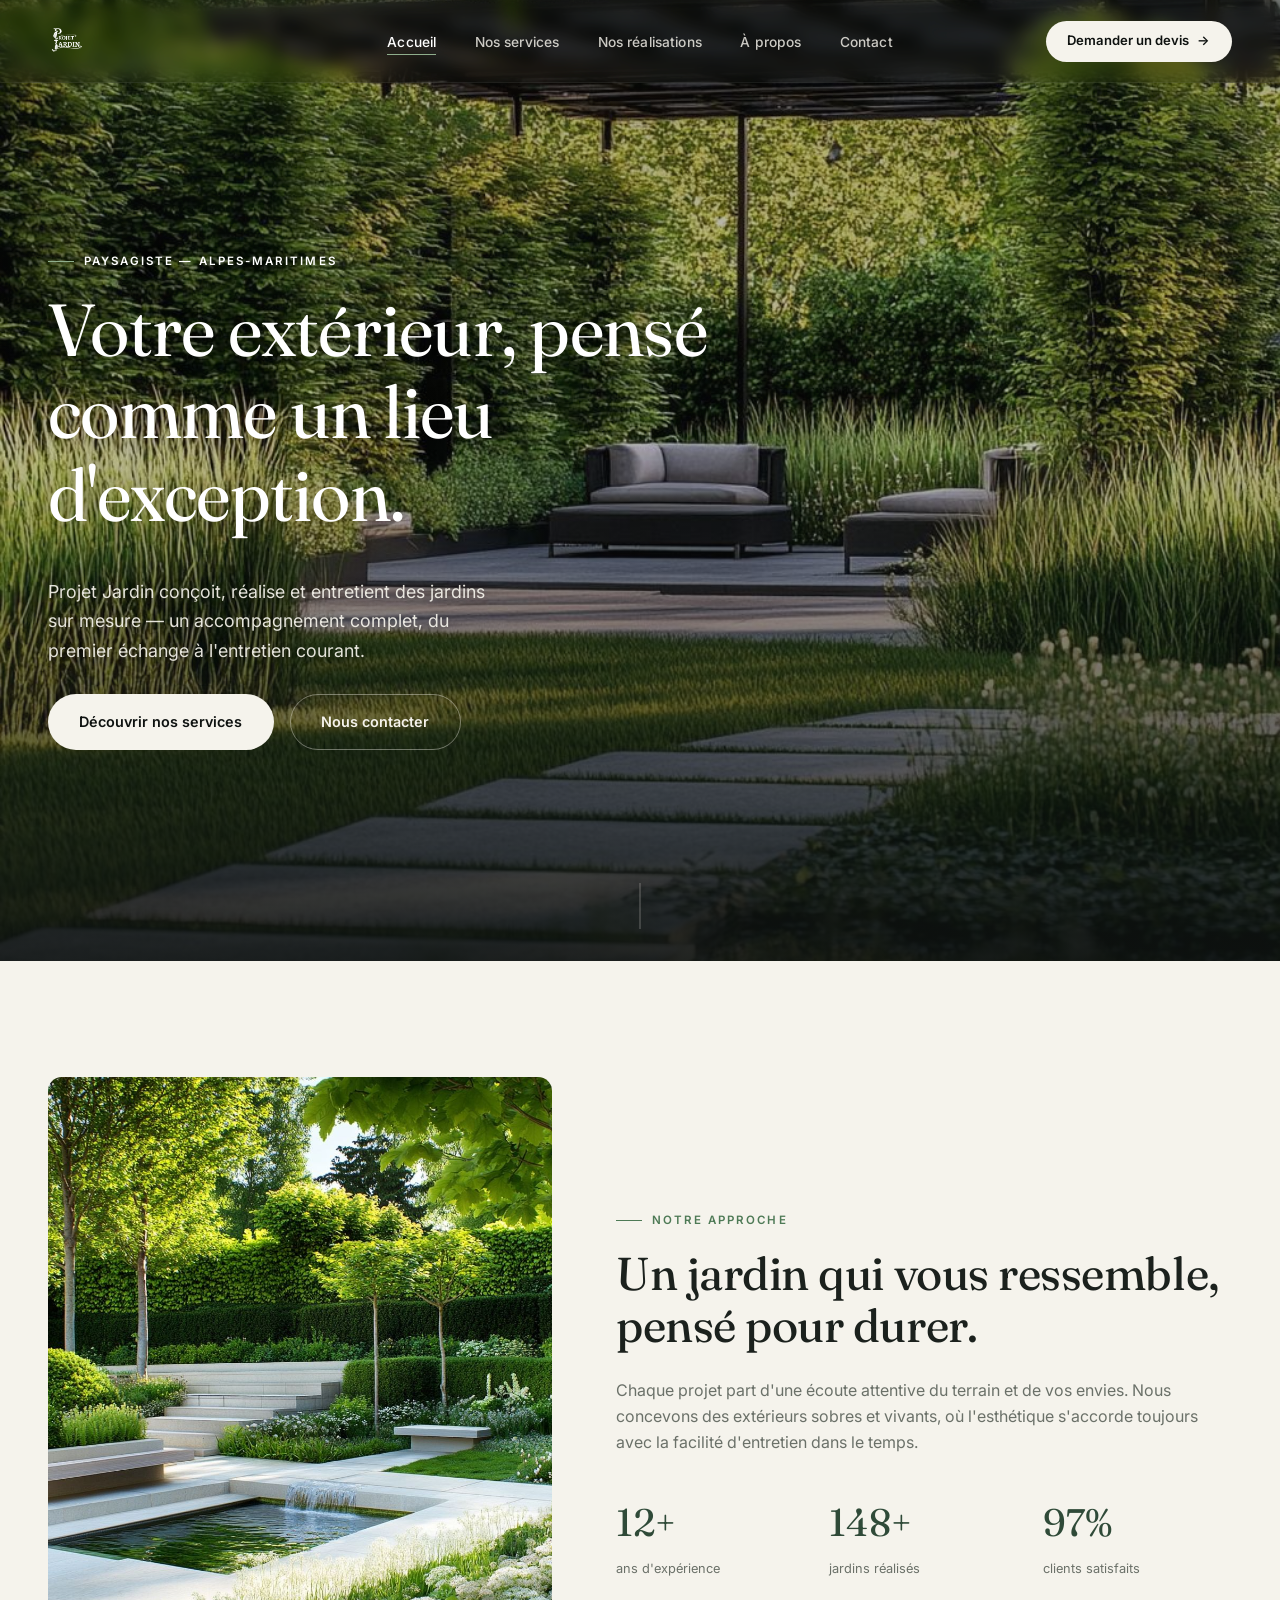
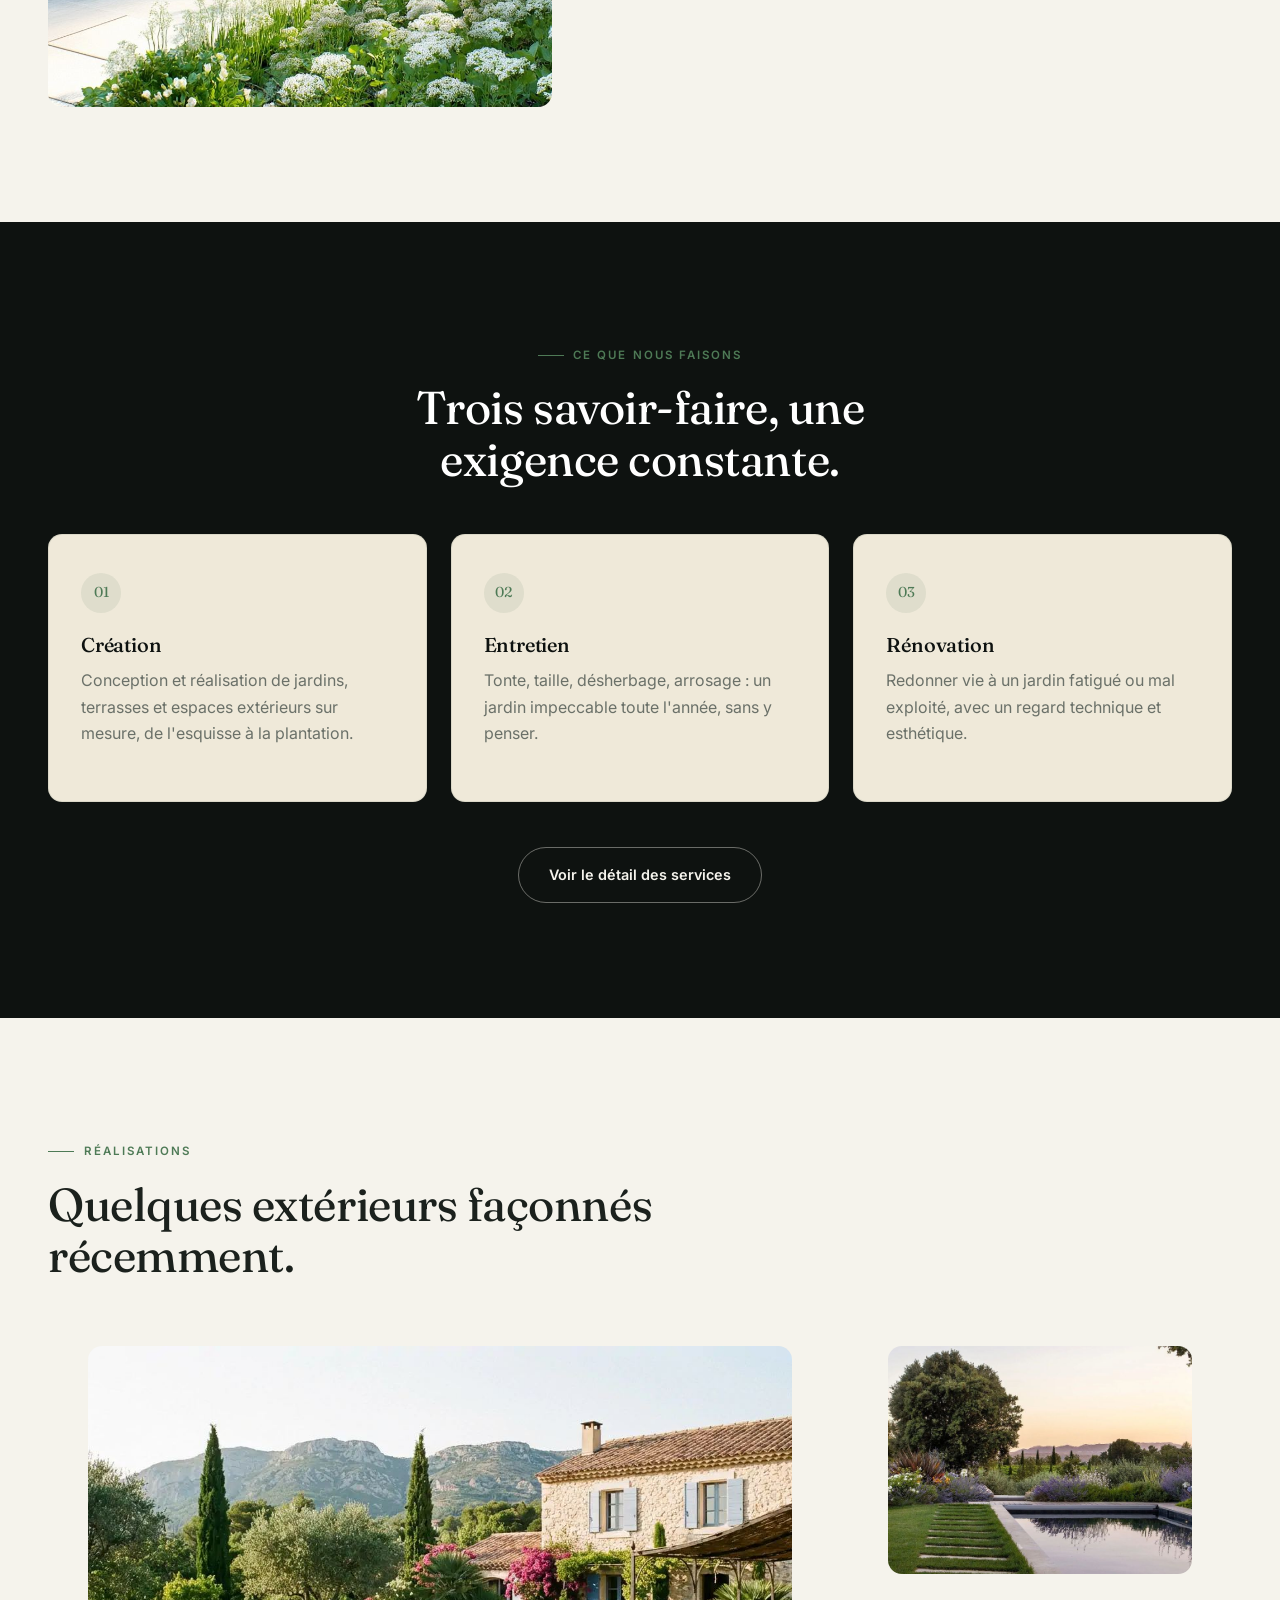
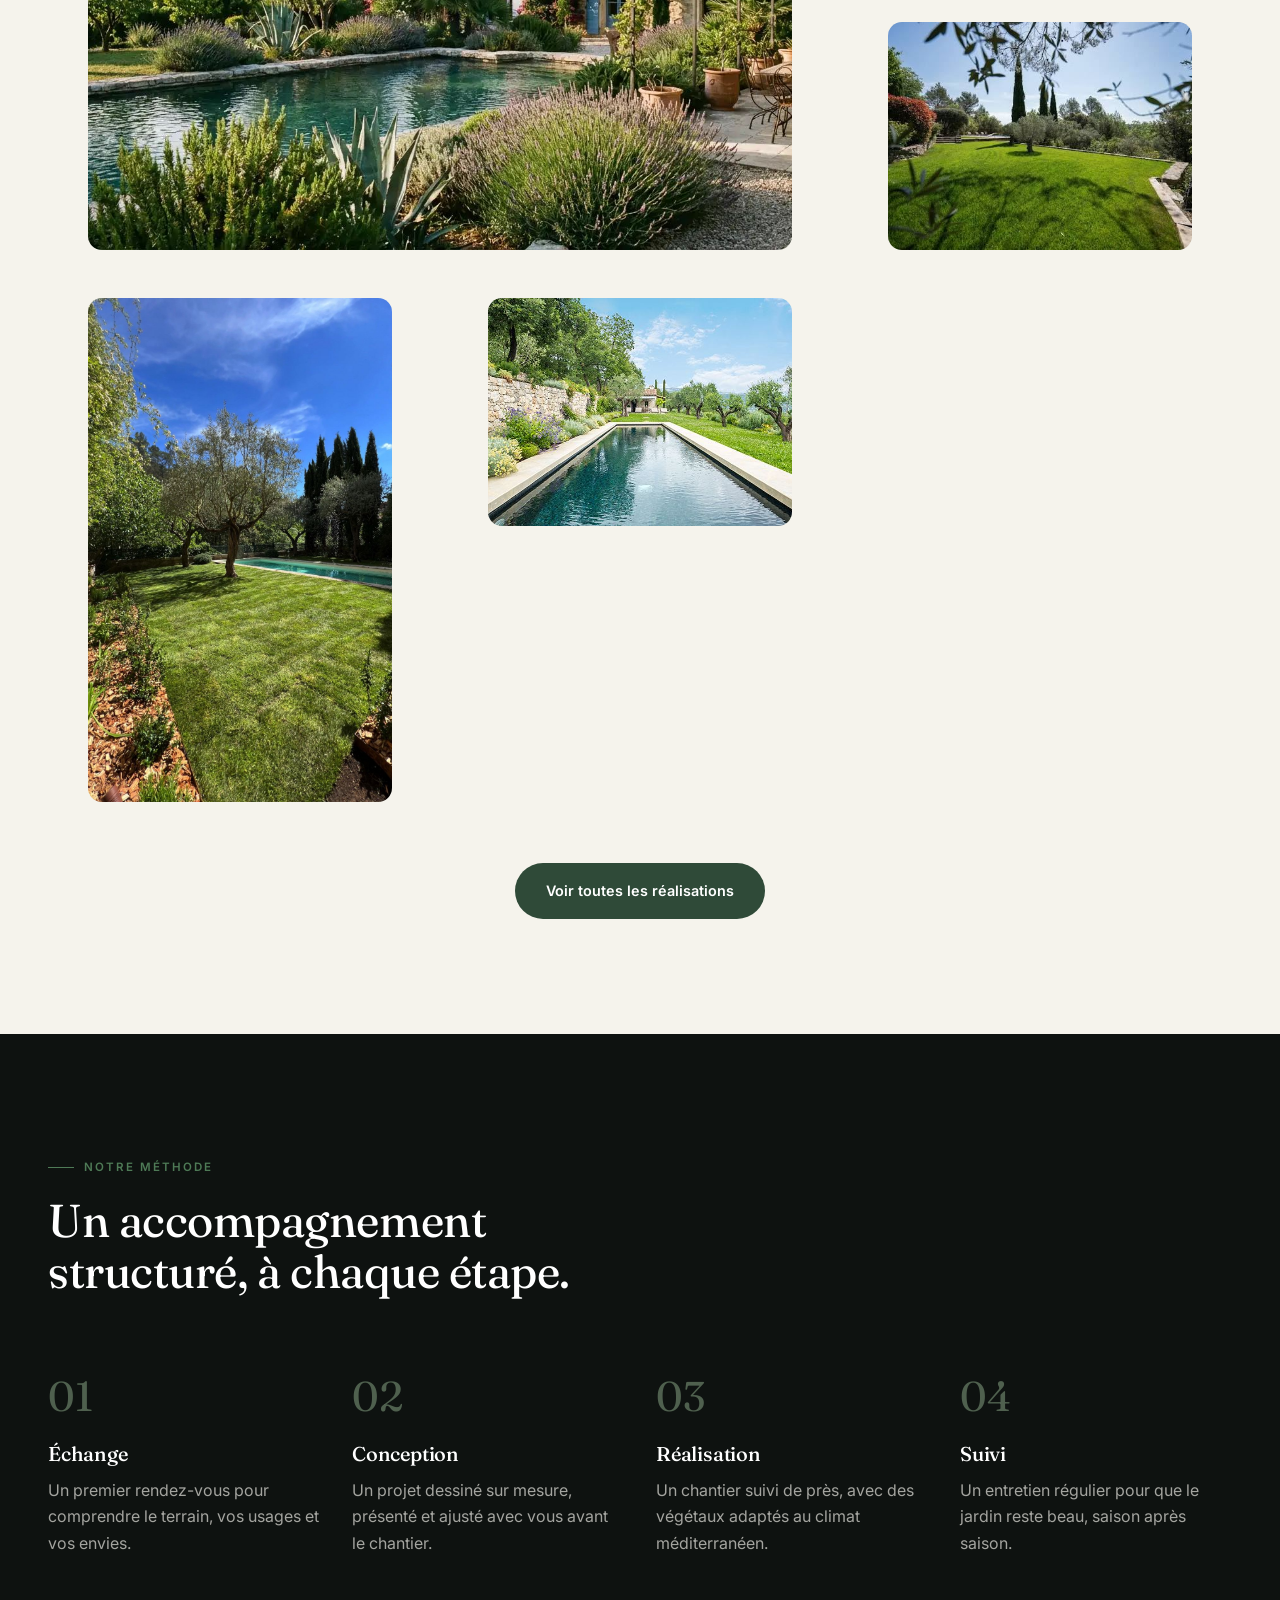
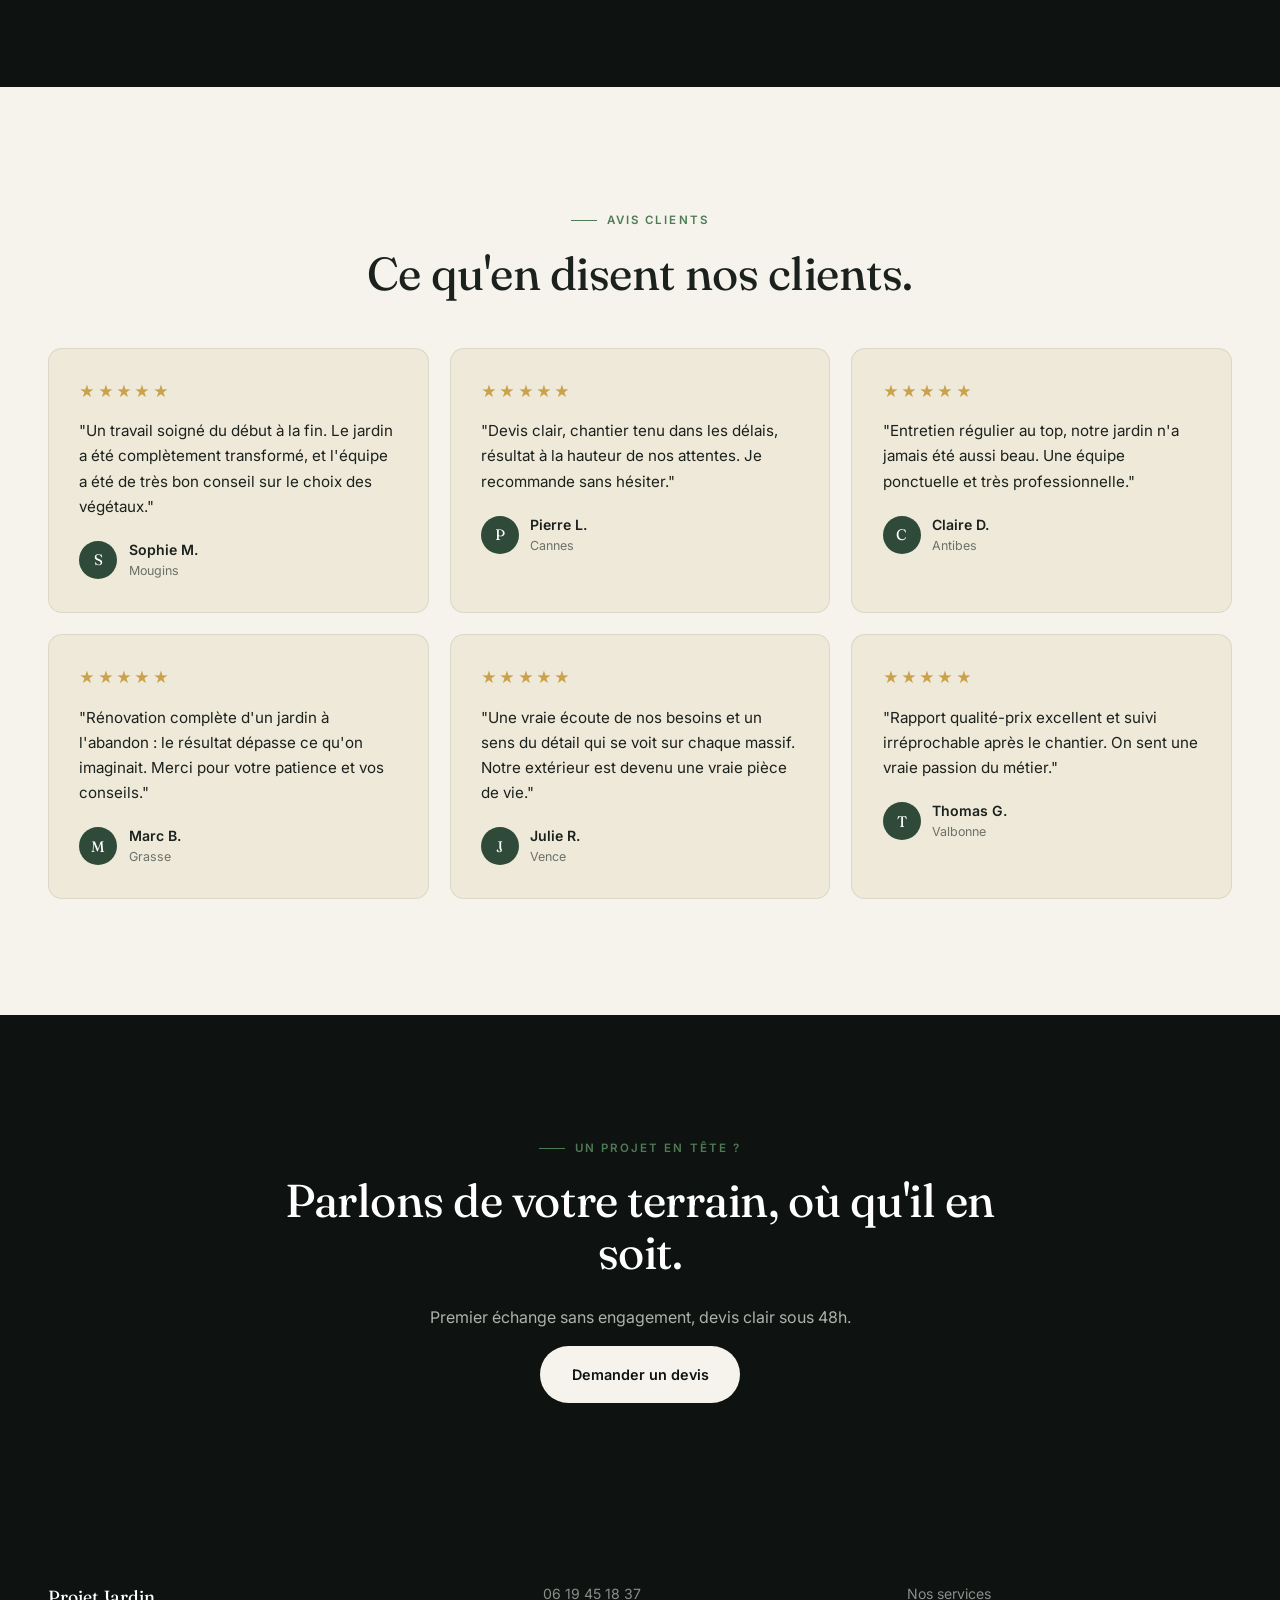
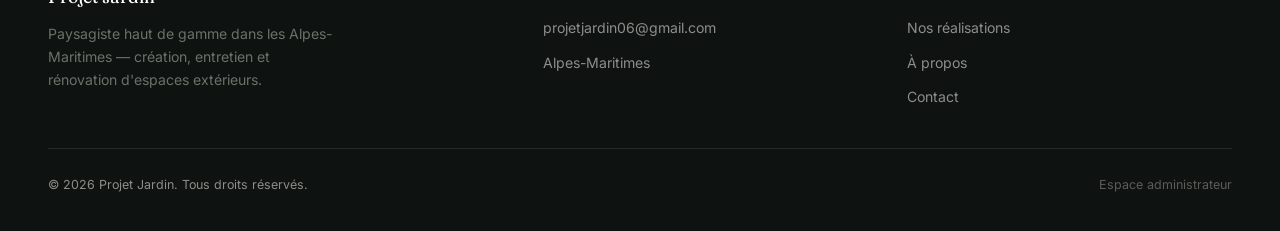
<file: index.html>
<!DOCTYPE html>
<html lang="fr">
<head>
  <meta charset="UTF-8">
  <meta name="viewport" content="width=device-width, initial-scale=1.0">
  <title>Projet Jardin — Paysagiste haut de gamme dans les Alpes-Maritimes</title>
  <meta name="description" content="Projet Jardin conçoit et entretient des extérieurs d'exception dans les Alpes-Maritimes : création de jardins, aménagements paysagers et entretien sur mesure.">
  <meta property="og:title" content="Projet Jardin — Paysagiste haut de gamme">
  <meta property="og:description" content="Création, aménagement et entretien de jardins d'exception dans les Alpes-Maritimes.">
  <meta property="og:type" content="website">
  <meta property="og:image" content="assets/hero-pergola.jpg">
  <link rel="icon" href="assets/logo.png">
  <link rel="preconnect" href="https://fonts.googleapis.com">
  <link rel="stylesheet" href="css/style.css">
</head>
<body>

  <header class="entete">
    <div class="conteneur">
      <a href="index.html" class="logo-lien">
        <img src="assets/logo.png" alt="Projet Jardin">
      </a>
      <nav class="menu-principal" aria-label="Navigation principale">
        <ul>
          <li><a href="index.html" aria-current="page">Accueil</a></li>
          <li><a href="services.html">Nos services</a></li>
          <li><a href="realisations.html">Nos réalisations</a></li>
          <li><a href="apropos.html">À propos</a></li>
          <li><a href="contact.html">Contact</a></li>
        </ul>
      </nav>
      <div class="actions-entete">
        <div class="zone-droite">
        <a href="contact.html" class="bouton-nav"><span class="texte-long">Demander un devis</span><span>→</span></a>
      </div>
      <button class="bouton-menu-mobile" aria-label="Ouvrir le menu" aria-expanded="false">
        <span></span><span></span><span></span>
      </button>
      </div>
    </div>
  </header>

  <div class="menu-mobile-fond" aria-hidden="true">
    <ul>
      <li><a href="index.html" aria-current="page">Accueil</a></li>
      <li><a href="services.html">Nos services</a></li>
      <li><a href="realisations.html">Nos réalisations</a></li>
      <li><a href="apropos.html">À propos</a></li>
      <li><a href="contact.html">Contact</a></li>
    </ul>
  </div>

  <main>
    <section class="hero">
      <div class="image-fond">
        <img src="assets/hero-pergola.jpg" alt="Jardin contemporain avec pergola et allée en pas japonais" loading="eager">
      </div>
      <div class="voile"></div>
      <div class="conteneur contenu-hero">
        <span class="eyebrow reveal">Paysagiste — Alpes-Maritimes</span>
        <h1 class="reveal reveal-delai-1">Votre extérieur, pensé comme un lieu d'exception.</h1>
        <p class="intro reveal reveal-delai-2">
          Projet Jardin conçoit, réalise et entretient des jardins sur mesure —
          un accompagnement complet, du premier échange à l'entretien courant.
        </p>
        <div class="actions-hero reveal reveal-delai-3">
          <a href="services.html" class="bouton bouton-clair">Découvrir nos services</a>
          <a href="contact.html" class="bouton bouton-fantome">Nous contacter</a>
        </div>
      </div>
      <span class="indicateur-scroll" aria-hidden="true"></span>
    </section>

    <section id="presentation">
      <div class="conteneur presentation">
        <div class="cadre-image reveal">
          <img src="assets/about-jardin-contemporain.jpg" alt="Jardin contemporain avec bassin et végétation structurée" loading="lazy">
        </div>
        <div class="reveal reveal-delai-1">
          <span class="eyebrow">Notre approche</span>
          <h2>Un jardin qui vous ressemble, pensé pour durer.</h2>
          <p>
            Chaque projet part d'une écoute attentive du terrain et de vos envies.
            Nous concevons des extérieurs sobres et vivants, où l'esthétique
            s'accorde toujours avec la facilité d'entretien dans le temps.
          </p>
          <div class="chiffres">
            <div class="chiffre"><span class="valeur" data-compteur="12" data-suffixe="+">0+</span><span class="libelle">ans d'expérience</span></div>
            <div class="chiffre"><span class="valeur" data-compteur="150" data-suffixe="+">0+</span><span class="libelle">jardins réalisés</span></div>
            <div class="chiffre"><span class="valeur" data-compteur="98" data-suffixe="%">0%</span><span class="libelle">clients satisfaits</span></div>
          </div>
        </div>
      </div>
    </section>

    <section id="services" class="section-sombre">
      <div class="conteneur">
        <div class="entete-section centre reveal">
          <span class="eyebrow">Ce que nous faisons</span>
          <h2>Trois savoir-faire, une exigence constante.</h2>
        </div>
        <div class="grille-services">
          <div class="carte-service reveal">
            <span class="numero-service">01</span>
            <h3>Création</h3>
            <p>Conception et réalisation de jardins, terrasses et espaces extérieurs sur mesure, de l'esquisse à la plantation.</p>
          </div>
          <div class="carte-service reveal reveal-delai-1">
            <span class="numero-service">02</span>
            <h3>Entretien</h3>
            <p>Tonte, taille, désherbage, arrosage : un jardin impeccable toute l'année, sans y penser.</p>
          </div>
          <div class="carte-service reveal reveal-delai-2">
            <span class="numero-service">03</span>
            <h3>Rénovation</h3>
            <p>Redonner vie à un jardin fatigué ou mal exploité, avec un regard technique et esthétique.</p>
          </div>
        </div>
        <div style="text-align:center; margin-top:2.8rem;" class="reveal">
          <a href="services.html" class="bouton bouton-fantome">Voir le détail des services</a>
        </div>
      </div>
    </section>

    <section id="realisations">
      <div class="conteneur">
        <div class="entete-section reveal">
          <span class="eyebrow">Réalisations</span>
          <h2>Quelques extérieurs façonnés récemment.</h2>
        </div>
        <div class="grille-realisations reveal">
          <figure class="item-realisation">
            <img src="assets/realisations/mas-piscine-lavande.jpg" alt="Mas provençal, piscine et massifs de lavande" loading="lazy">
            <figcaption class="legende">Mas & piscine — Pays d'Aix</figcaption>
          </figure>
          <figure class="item-realisation">
            <img src="assets/realisations/piscine-crepuscule.jpg" alt="Piscine miroir au crépuscule bordée de pierre" loading="lazy">
            <figcaption class="legende">Piscine miroir — Golfe de Saint-Tropez</figcaption>
          </figure>
          <figure class="item-realisation">
            <img src="assets/realisations/olivier-pelouse.jpg" alt="Pelouse et oliviers avec vue dégagée" loading="lazy">
            <figcaption class="legende">Restanque & oliveraie — Grasse</figcaption>
          </figure>
          <figure class="item-realisation">
            <img src="assets/realisations/pelouse-fontaines.jpg" alt="Jardin avec pelouse, oliviers et bassin" loading="lazy">
            <figcaption class="legende">Jardin & bassin — Mougins</figcaption>
          </figure>
          <figure class="item-realisation">
            <img src="assets/realisations/piscine-mur-pierre.jpg" alt="Piscine bordée d'un mur en pierre sèche" loading="lazy">
            <figcaption class="legende">Piscine & mur en pierre — Vence</figcaption>
          </figure>
        </div>
        <div style="text-align:center; margin-top:2.8rem;" class="reveal">
          <a href="realisations.html" class="bouton bouton-principal">Voir toutes les réalisations</a>
        </div>
      </div>
    </section>

    <section id="methode" class="section-sombre">
      <div class="conteneur">
        <div class="entete-section reveal">
          <span class="eyebrow">Notre méthode</span>
          <h2>Un accompagnement structuré, à chaque étape.</h2>
        </div>
        <div class="grille-methode">
          <div class="etape-methode reveal"><h3>Échange</h3><p>Un premier rendez-vous pour comprendre le terrain, vos usages et vos envies.</p></div>
          <div class="etape-methode reveal reveal-delai-1"><h3>Conception</h3><p>Un projet dessiné sur mesure, présenté et ajusté avec vous avant le chantier.</p></div>
          <div class="etape-methode reveal reveal-delai-2"><h3>Réalisation</h3><p>Un chantier suivi de près, avec des végétaux adaptés au climat méditerranéen.</p></div>
          <div class="etape-methode reveal reveal-delai-3"><h3>Suivi</h3><p>Un entretien régulier pour que le jardin reste beau, saison après saison.</p></div>
        </div>
      </div>
    </section>

    <!--
      AVIS CLIENTS — CONTENU DE DÉMONSTRATION
      Ces 6 avis sont des exemples à remplacer par de vrais avis clients
      dès qu'ils seront disponibles. Chaque bloc .carte-avis peut être
      dupliqué / modifié librement (texte, prénom, ville, note).
    -->
    <section id="avis">
      <div class="conteneur">
        <div class="entete-section centre reveal">
          <span class="eyebrow">Avis clients</span>
          <h2>Ce qu'en disent nos clients.</h2>
        </div>
        <div class="grille-avis">
          <div class="carte-avis reveal">
            <div class="etoiles">★★★★★</div>
            <p class="texte-avis">"Un travail soigné du début à la fin. Le jardin a été complètement transformé, et l'équipe a été de très bon conseil sur le choix des végétaux."</p>
            <div class="auteur-avis"><span class="initiale-avis">S</span><div><div class="nom-avis">Sophie M.</div><div class="ville-avis">Mougins</div></div></div>
          </div>
          <div class="carte-avis reveal reveal-delai-1">
            <div class="etoiles">★★★★★</div>
            <p class="texte-avis">"Devis clair, chantier tenu dans les délais, résultat à la hauteur de nos attentes. Je recommande sans hésiter."</p>
            <div class="auteur-avis"><span class="initiale-avis">P</span><div><div class="nom-avis">Pierre L.</div><div class="ville-avis">Cannes</div></div></div>
          </div>
          <div class="carte-avis reveal reveal-delai-2">
            <div class="etoiles">★★★★★</div>
            <p class="texte-avis">"Entretien régulier au top, notre jardin n'a jamais été aussi beau. Une équipe ponctuelle et très professionnelle."</p>
            <div class="auteur-avis"><span class="initiale-avis">C</span><div><div class="nom-avis">Claire D.</div><div class="ville-avis">Antibes</div></div></div>
          </div>
          <div class="carte-avis reveal">
            <div class="etoiles">★★★★★</div>
            <p class="texte-avis">"Rénovation complète d'un jardin à l'abandon : le résultat dépasse ce qu'on imaginait. Merci pour votre patience et vos conseils."</p>
            <div class="auteur-avis"><span class="initiale-avis">M</span><div><div class="nom-avis">Marc B.</div><div class="ville-avis">Grasse</div></div></div>
          </div>
          <div class="carte-avis reveal reveal-delai-1">
            <div class="etoiles">★★★★★</div>
            <p class="texte-avis">"Une vraie écoute de nos besoins et un sens du détail qui se voit sur chaque massif. Notre extérieur est devenu une vraie pièce de vie."</p>
            <div class="auteur-avis"><span class="initiale-avis">J</span><div><div class="nom-avis">Julie R.</div><div class="ville-avis">Vence</div></div></div>
          </div>
          <div class="carte-avis reveal reveal-delai-2">
            <div class="etoiles">★★★★★</div>
            <p class="texte-avis">"Rapport qualité-prix excellent et suivi irréprochable après le chantier. On sent une vraie passion du métier."</p>
            <div class="auteur-avis"><span class="initiale-avis">T</span><div><div class="nom-avis">Thomas G.</div><div class="ville-avis">Valbonne</div></div></div>
          </div>
        </div>
      </div>
    </section>

    <section class="section-sombre bande-cta">
      <div class="conteneur-etroit reveal">
        <span class="eyebrow" style="justify-content:center;">Un projet en tête ?</span>
        <h2>Parlons de votre terrain, où qu'il en soit.</h2>
        <p>Premier échange sans engagement, devis clair sous 48h.</p>
        <div class="actions-hero">
          <a href="contact.html" class="bouton bouton-clair">Demander un devis</a>
        </div>
      </div>
    </section>
  </main>

  <footer class="pied-de-page">
    <div class="conteneur">
      <div class="grille-pied">
        <div class="colonne-pied">
          <strong>Projet Jardin</strong>
          <p style="margin:0; max-width:32ch;">Paysagiste haut de gamme dans les Alpes-Maritimes — création, entretien et rénovation d'espaces extérieurs.</p>
        </div>
        <div class="colonne-pied">
          <a href="tel:0619451837">06 19 45 18 37</a>
          <a href="mailto:projetjardin06@gmail.com">projetjardin06@gmail.com</a>
          <span>Alpes-Maritimes</span>
        </div>
        <div class="colonne-pied">
          <a href="services.html">Nos services</a>
          <a href="realisations.html">Nos réalisations</a>
          <a href="apropos.html">À propos</a>
          <a href="contact.html">Contact</a>
        </div>
      </div>
      <div class="bas-pied">
        <span>© 2026 Projet Jardin. Tous droits réservés.</span>
        <a href="admin/login.html" class="lien-admin-discret">Espace administrateur</a>
      </div>
    </div>
  </footer>

  <script type="module" src="js/site.js"></script>
</body>
</html>
</file>
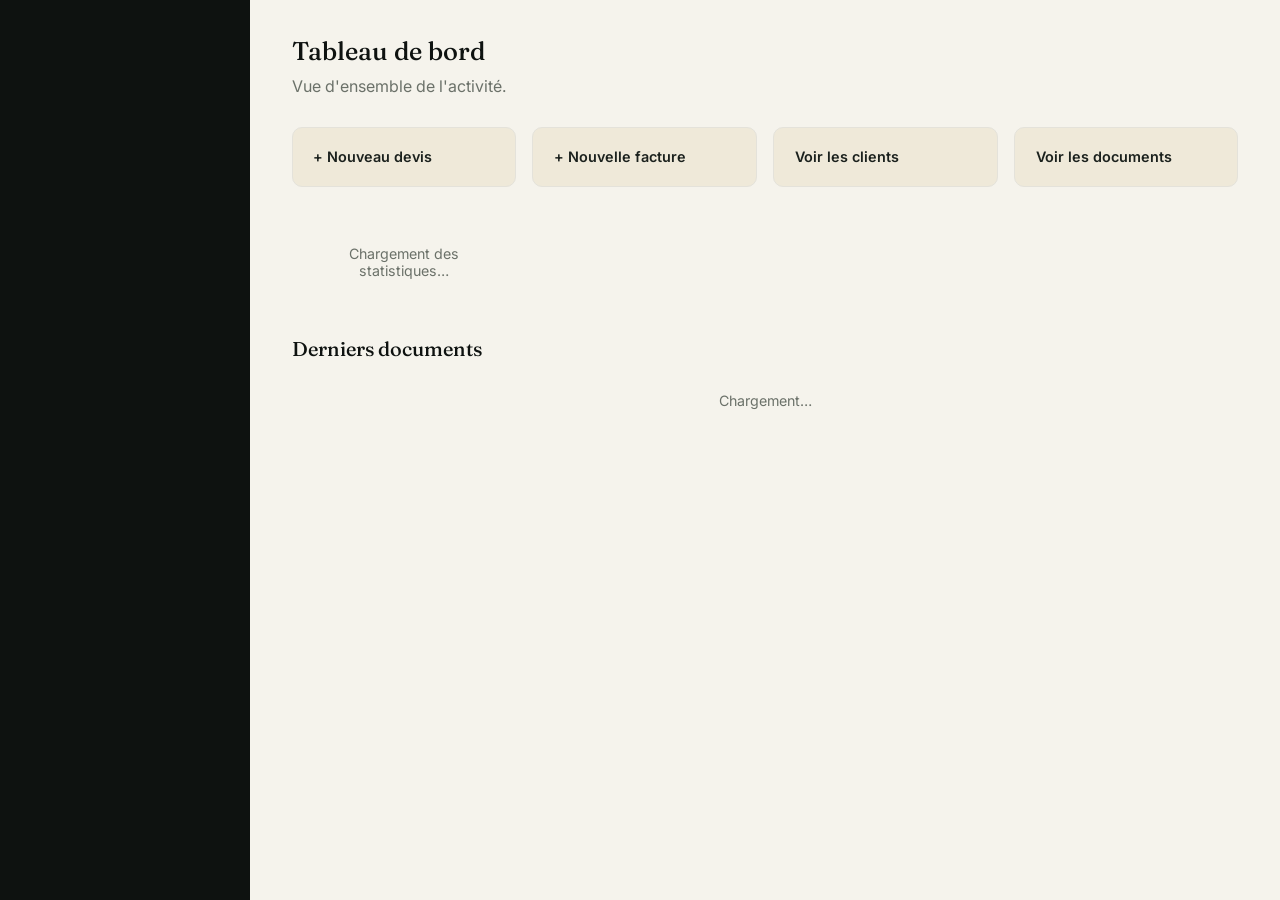
<file: admin/index.html>
<!DOCTYPE html>
<html lang="fr">
<head>
  <meta charset="UTF-8">
  <meta name="viewport" content="width=device-width, initial-scale=1.0">
  <title>Tableau de bord — Administration Projet Jardin</title>
  <meta name="robots" content="noindex">
  <link rel="stylesheet" href="../css/admin.css">
</head>
<body>
  <div class="mise-en-page-admin">
    <aside class="menu-lateral" id="menu-lateral"></aside>

    <div class="contenu-admin">
      <div class="entete-page">
        <div>
          <h1>Tableau de bord</h1>
          <p class="sous-titre">Vue d'ensemble de l'activité.</p>
        </div>
      </div>

      <div class="grille-actions-rapides">
        <a class="action-rapide" href="document-form.html?type=devis&retour=dashboard">+ Nouveau devis</a>
        <a class="action-rapide" href="document-form.html?type=facture&retour=dashboard">+ Nouvelle facture</a>
        <a class="action-rapide" href="clients.html">Voir les clients</a>
        <a class="action-rapide" href="documents.html">Voir les documents</a>
      </div>

      <div class="grille-stats" id="zone-stats">
        <div class="chargement">Chargement des statistiques…</div>
      </div>

      <h2>Derniers documents</h2>
      <div id="zone-derniers-documents"><div class="chargement">Chargement…</div></div>
    </div>
  </div>

  <script type="module" src="../js/dashboard.js"></script>
</body>
</html>
</file>
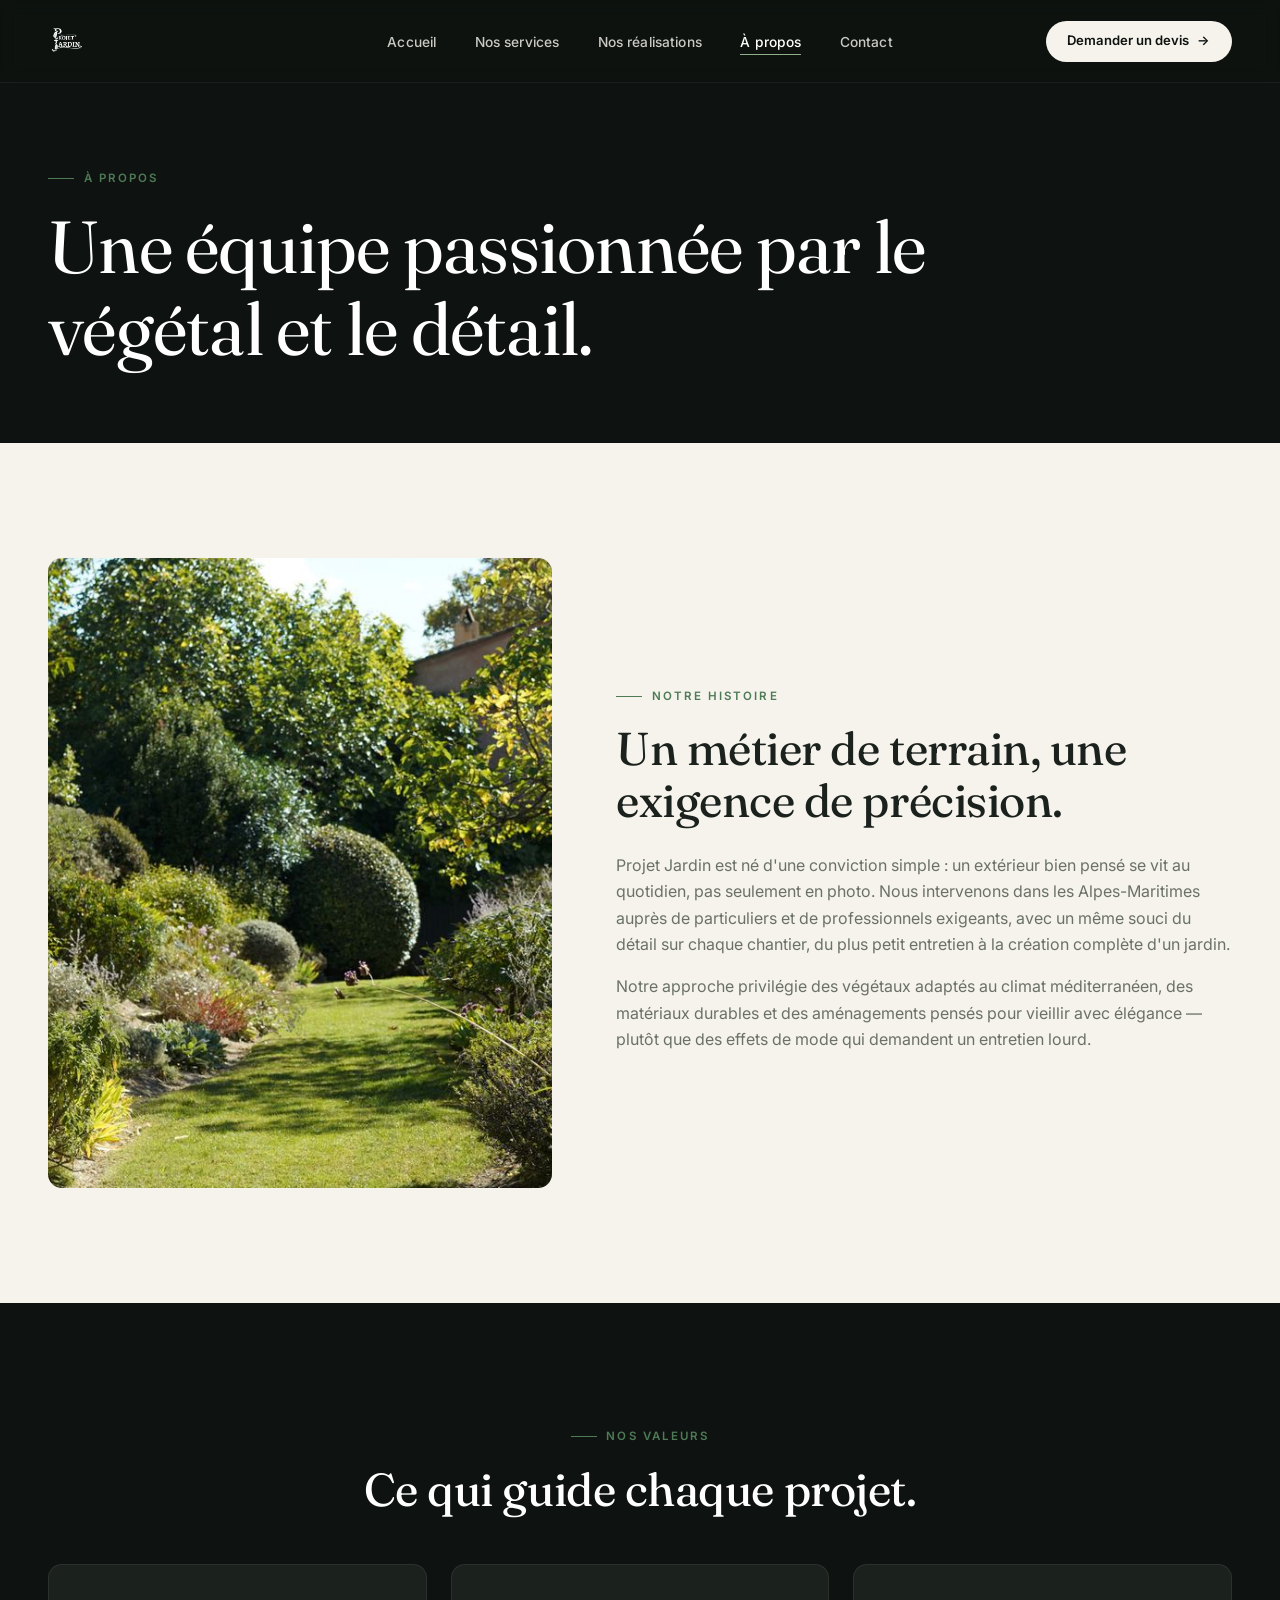
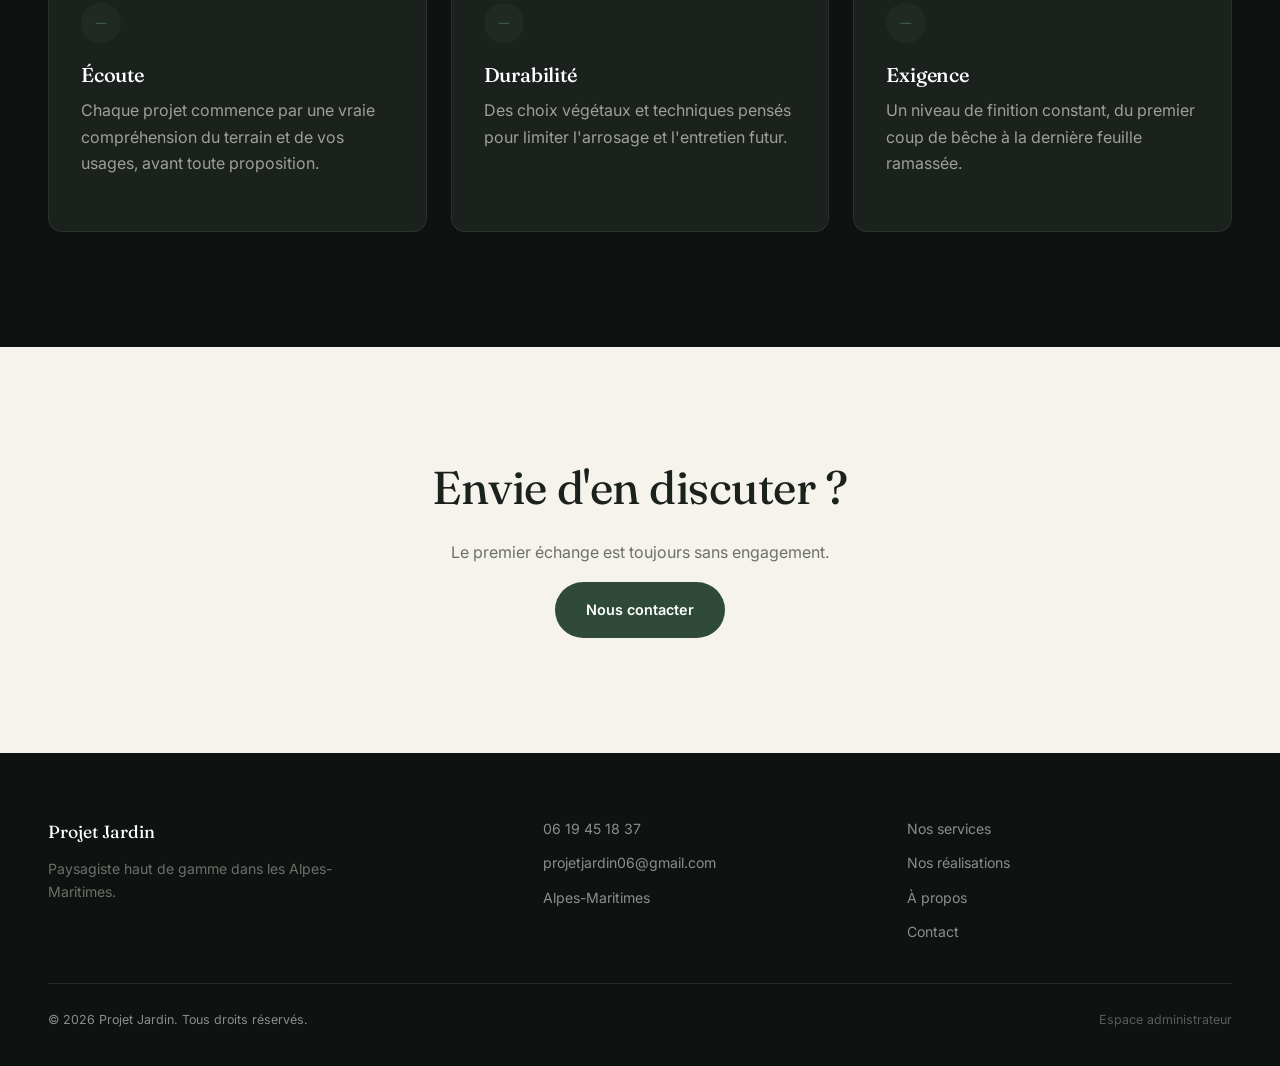
<file: apropos.html>
<!DOCTYPE html>
<html lang="fr">
<head>
  <meta charset="UTF-8">
  <meta name="viewport" content="width=device-width, initial-scale=1.0">
  <title>À propos — Projet Jardin</title>
  <meta name="description" content="Projet Jardin, paysagiste dans les Alpes-Maritimes : une équipe passionnée au service de jardins durables et élégants.">
  <meta property="og:title" content="À propos — Projet Jardin">
  <meta property="og:type" content="website">
  <link rel="icon" href="assets/logo.png">
  <link rel="stylesheet" href="css/style.css">
</head>
<body>

  <header class="entete scrolled">
    <div class="conteneur">
      <a href="index.html" class="logo-lien"><img src="assets/logo.png" alt="Projet Jardin"></a>
      <nav class="menu-principal" aria-label="Navigation principale">
        <ul>
          <li><a href="index.html">Accueil</a></li>
          <li><a href="services.html">Nos services</a></li>
          <li><a href="realisations.html">Nos réalisations</a></li>
          <li><a href="apropos.html" aria-current="page">À propos</a></li>
          <li><a href="contact.html">Contact</a></li>
        </ul>
      </nav>
      <div class="actions-entete">
        <div class="zone-droite"><a href="contact.html" class="bouton-nav"><span class="texte-long">Demander un devis</span><span>→</span></a></div>
      <button class="bouton-menu-mobile" aria-label="Ouvrir le menu" aria-expanded="false"><span></span><span></span><span></span></button>
      </div>
    </div>
  </header>

  <div class="menu-mobile-fond" aria-hidden="true">
    <ul>
      <li><a href="index.html">Accueil</a></li>
      <li><a href="services.html">Nos services</a></li>
      <li><a href="realisations.html">Nos réalisations</a></li>
      <li><a href="apropos.html" aria-current="page">À propos</a></li>
      <li><a href="contact.html">Contact</a></li>
    </ul>
  </div>

  <main>
    <section style="padding-top:10rem; padding-bottom:2rem;" class="section-sombre">
      <div class="conteneur">
        <span class="eyebrow reveal">À propos</span>
        <h1 class="reveal reveal-delai-1" style="max-width:20ch; color:var(--blanc);">Une équipe passionnée par le végétal et le détail.</h1>
      </div>
    </section>

    <section>
      <div class="conteneur presentation reveal">
        <div class="cadre-image"><img src="assets/realisations/allee-massifs.jpg" alt="Allée engazonnée bordée de massifs fleuris" loading="lazy"></div>
        <div>
          <span class="eyebrow">Notre histoire</span>
          <h2>Un métier de terrain, une exigence de précision.</h2>
          <p>Projet Jardin est né d'une conviction simple : un extérieur bien pensé se vit au quotidien, pas seulement en photo. Nous intervenons dans les Alpes-Maritimes auprès de particuliers et de professionnels exigeants, avec un même souci du détail sur chaque chantier, du plus petit entretien à la création complète d'un jardin.</p>
          <p>Notre approche privilégie des végétaux adaptés au climat méditerranéen, des matériaux durables et des aménagements pensés pour vieillir avec élégance — plutôt que des effets de mode qui demandent un entretien lourd.</p>
        </div>
      </div>
    </section>

    <section class="section-sombre">
      <div class="conteneur">
        <div class="entete-section centre reveal">
          <span class="eyebrow">Nos valeurs</span>
          <h2>Ce qui guide chaque projet.</h2>
        </div>
        <div class="grille-services">
          <div class="carte-service reveal" style="background:var(--anthracite); border-color:rgba(245,243,236,0.08);">
            <span class="numero-service">—</span>
            <h3 style="color:var(--blanc);">Écoute</h3>
            <p style="color:rgba(245,243,236,0.6);">Chaque projet commence par une vraie compréhension du terrain et de vos usages, avant toute proposition.</p>
          </div>
          <div class="carte-service reveal reveal-delai-1" style="background:var(--anthracite); border-color:rgba(245,243,236,0.08);">
            <span class="numero-service">—</span>
            <h3 style="color:var(--blanc);">Durabilité</h3>
            <p style="color:rgba(245,243,236,0.6);">Des choix végétaux et techniques pensés pour limiter l'arrosage et l'entretien futur.</p>
          </div>
          <div class="carte-service reveal reveal-delai-2" style="background:var(--anthracite); border-color:rgba(245,243,236,0.08);">
            <span class="numero-service">—</span>
            <h3 style="color:var(--blanc);">Exigence</h3>
            <p style="color:rgba(245,243,236,0.6);">Un niveau de finition constant, du premier coup de bêche à la dernière feuille ramassée.</p>
          </div>
        </div>
      </div>
    </section>

    <section class="bande-cta">
      <div class="conteneur-etroit reveal">
        <h2>Envie d'en discuter ?</h2>
        <p style="color:var(--gris);">Le premier échange est toujours sans engagement.</p>
        <div class="actions-hero"><a href="contact.html" class="bouton bouton-principal">Nous contacter</a></div>
      </div>
    </section>
  </main>

  <footer class="pied-de-page">
    <div class="conteneur">
      <div class="grille-pied">
        <div class="colonne-pied"><strong>Projet Jardin</strong><p style="margin:0; max-width:32ch;">Paysagiste haut de gamme dans les Alpes-Maritimes.</p></div>
        <div class="colonne-pied"><a href="tel:0619451837">06 19 45 18 37</a><a href="mailto:projetjardin06@gmail.com">projetjardin06@gmail.com</a><span>Alpes-Maritimes</span></div>
        <div class="colonne-pied"><a href="services.html">Nos services</a><a href="realisations.html">Nos réalisations</a><a href="apropos.html">À propos</a><a href="contact.html">Contact</a></div>
      </div>
      <div class="bas-pied"><span>© 2026 Projet Jardin. Tous droits réservés.</span><a href="admin/login.html" class="lien-admin-discret">Espace administrateur</a></div>
    </div>
  </footer>

  <script type="module" src="js/site.js"></script>
</body>
</html>
</file>
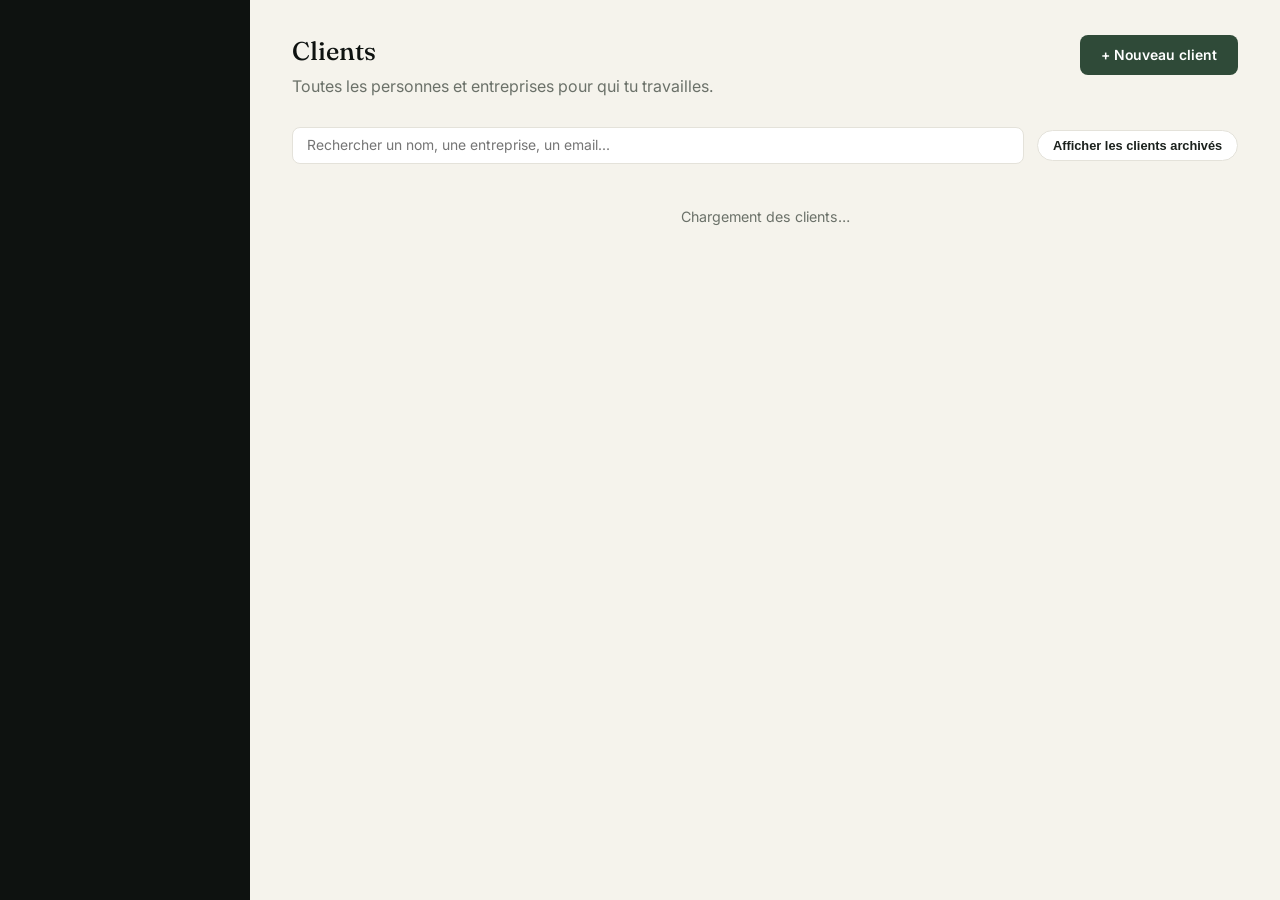
<file: clients.html>
<!DOCTYPE html>
<html lang="fr">
<head>
  <meta charset="UTF-8">
  <meta name="viewport" content="width=device-width, initial-scale=1.0">
  <title>Clients — Administration Projet Jardin</title>
  <meta name="robots" content="noindex">
  <link rel="stylesheet" href="../css/admin.css">
</head>
<body>
  <div class="mise-en-page-admin">
    <aside class="menu-lateral" id="menu-lateral"></aside>

    <div class="contenu-admin">
      <div class="entete-page">
        <div>
          <h1>Clients</h1>
          <p class="sous-titre">Toutes les personnes et entreprises pour qui tu travailles.</p>
        </div>
        <button class="bouton bouton-principal" id="bouton-nouveau-client">+ Nouveau client</button>
      </div>

      <div class="barre-outils">
        <input type="search" id="recherche-clients" placeholder="Rechercher un nom, une entreprise, un email…">
        <button type="button" class="chip-filtre" id="bouton-afficher-archives" aria-pressed="false">Afficher les clients archivés</button>
      </div>

      <div id="zone-tableau-clients"><div class="chargement">Chargement des clients…</div></div>
    </div>
  </div>

  <!-- Panneau : création / modification d'un client -->
  <div class="fond-panneau" id="panneau-client-fond">
    <div class="panneau-lateral">
      <div class="entete-panneau">
        <h2 id="titre-panneau-client">Nouveau client</h2>
        <button class="bouton-fermer" id="fermer-panneau-client" aria-label="Fermer">✕</button>
      </div>
      <form id="formulaire-client" class="formulaire-admin">
        <input type="hidden" id="client-id">
        <div class="ligne-formulaire">
          <div class="champ">
            <label for="client-nom">Nom</label>
            <input type="text" id="client-nom">
          </div>
          <div class="champ">
            <label for="client-prenom">Prénom</label>
            <input type="text" id="client-prenom">
          </div>
        </div>
        <div class="champ">
          <label for="client-entreprise">Entreprise <span class="aide">(si le client est une société)</span></label>
          <input type="text" id="client-entreprise">
        </div>
        <p class="erreur-champ" id="erreur-client-nom"></p>
        <div class="champ">
          <label for="client-adresse">Adresse</label>
          <input type="text" id="client-adresse">
        </div>
        <div class="champ">
          <label for="client-complement">Complément d'adresse</label>
          <input type="text" id="client-complement">
        </div>
        <div class="ligne-formulaire">
          <div class="champ">
            <label for="client-code-postal">Code postal</label>
            <input type="text" id="client-code-postal">
          </div>
          <div class="champ">
            <label for="client-ville">Ville</label>
            <input type="text" id="client-ville">
          </div>
        </div>
        <div class="ligne-formulaire">
          <div class="champ">
            <label for="client-telephone">Téléphone</label>
            <input type="tel" id="client-telephone">
          </div>
          <div class="champ">
            <label for="client-email">Email</label>
            <input type="email" id="client-email">
          </div>
        </div>
        <div class="champ">
          <label for="client-notes">Notes internes</label>
          <textarea id="client-notes" rows="3"></textarea>
        </div>

        <div class="actions-panneau">
          <button type="submit" class="bouton bouton-principal" id="bouton-enregistrer-client">Enregistrer</button>
          <button type="button" class="bouton bouton-secondaire" id="annuler-panneau-client">Annuler</button>
        </div>
      </form>
    </div>
  </div>

  <!-- Panneau : consultation d'un client + historique -->
  <div class="fond-panneau" id="panneau-vue-client-fond">
    <div class="panneau-lateral">
      <div class="entete-panneau">
        <h2 id="titre-vue-client">Client</h2>
        <button class="bouton-fermer" id="fermer-panneau-vue-client" aria-label="Fermer">✕</button>
      </div>
      <div id="contenu-vue-client"></div>
    </div>
  </div>

  <script type="module" src="../js/clients.js"></script>
</body>
</html>
</file>
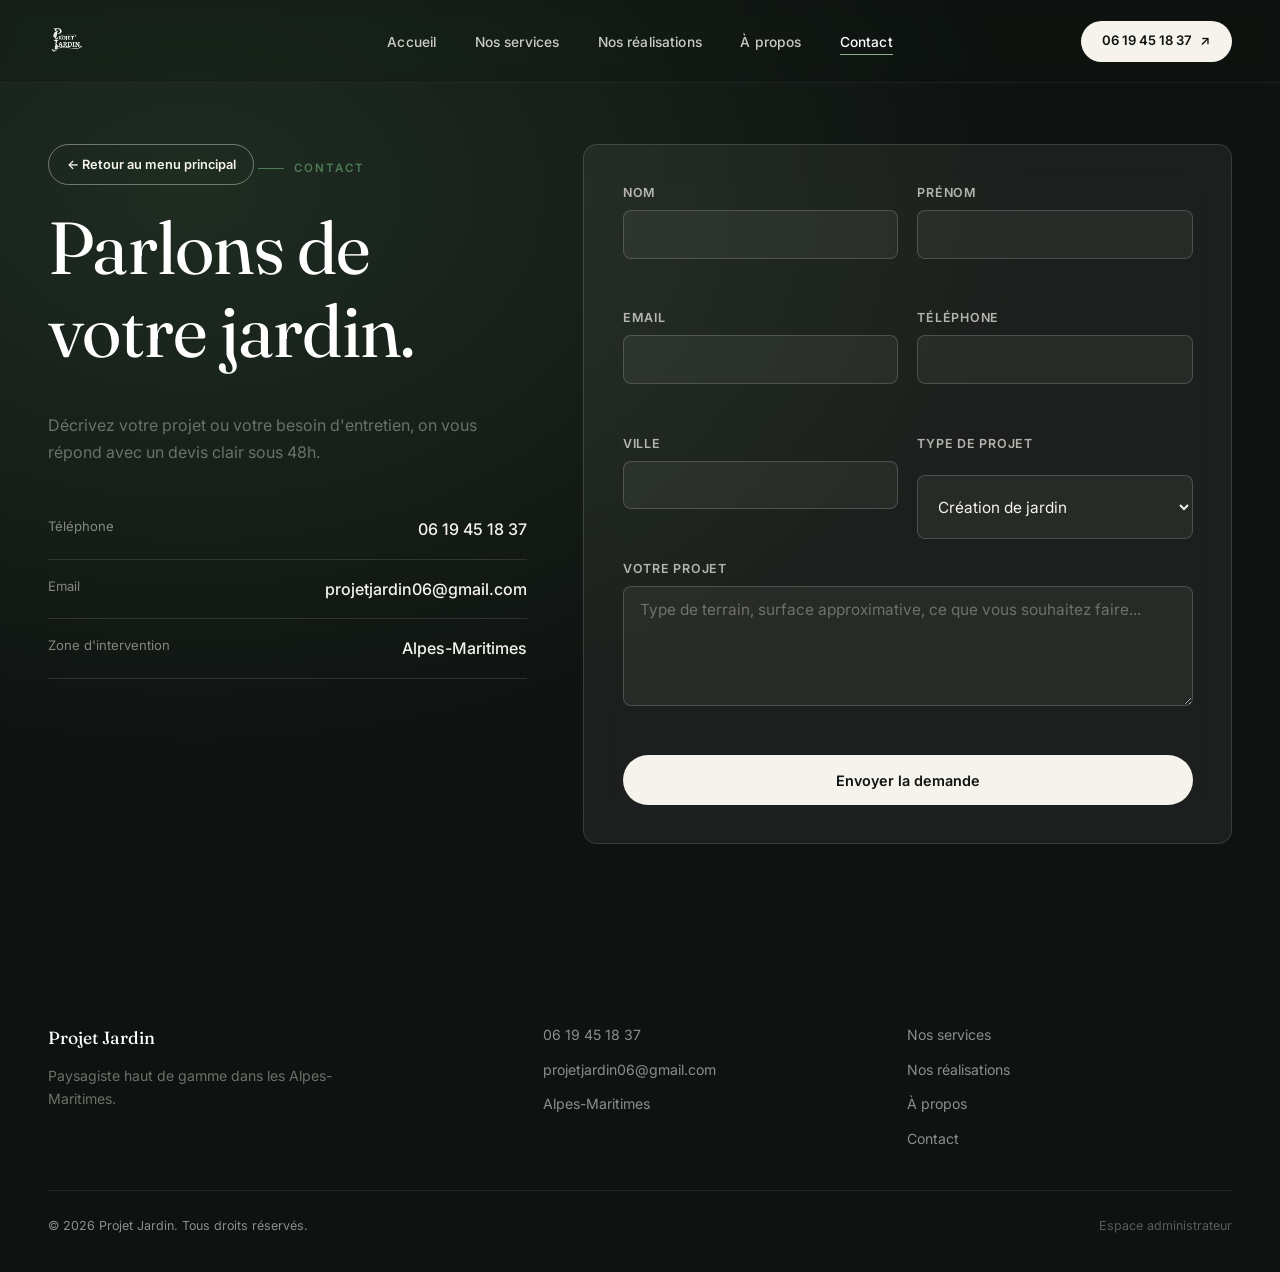
<file: contact.html>
<!DOCTYPE html>
<html lang="fr">
<head>
  <meta charset="UTF-8">
  <meta name="viewport" content="width=device-width, initial-scale=1.0">
  <title>Contact — Projet Jardin</title>
  <meta name="description" content="Contactez Projet Jardin pour un devis gratuit : création, aménagement et entretien de jardins dans les Alpes-Maritimes.">
  <meta property="og:title" content="Contact — Projet Jardin">
  <meta property="og:type" content="website">
  <link rel="icon" href="assets/logo.png">
  <link rel="stylesheet" href="css/style.css">
</head>
<body>

  <header class="entete scrolled">
    <div class="conteneur">
      <a href="index.html" class="logo-lien"><img src="assets/logo.png" alt="Projet Jardin"></a>
      <nav class="menu-principal" aria-label="Navigation principale">
        <ul>
          <li><a href="index.html">Accueil</a></li>
          <li><a href="services.html">Nos services</a></li>
          <li><a href="realisations.html">Nos réalisations</a></li>
          <li><a href="apropos.html">À propos</a></li>
          <li><a href="contact.html" aria-current="page">Contact</a></li>
        </ul>
      </nav>
      <div class="actions-entete">
        <div class="zone-droite"><a href="tel:0619451837" class="bouton-nav"><span class="texte-long">06 19 45 18 37</span><span>↗</span></a></div>
      <button class="bouton-menu-mobile" aria-label="Ouvrir le menu" aria-expanded="false"><span></span><span></span><span></span></button>
      </div>
    </div>
  </header>

  <div class="menu-mobile-fond" aria-hidden="true">
    <ul>
      <li><a href="index.html">Accueil</a></li>
      <li><a href="services.html">Nos services</a></li>
      <li><a href="realisations.html">Nos réalisations</a></li>
      <li><a href="apropos.html">À propos</a></li>
      <li><a href="contact.html" aria-current="page">Contact</a></li>
    </ul>
  </div>

  <main>
    <section class="section-contact" style="padding-top:9rem;">
      <div class="conteneur grille-contact">
        <div class="reveal">
          <a href="index.html" class="bouton bouton-fantome bouton-petit-retour" style="margin-bottom:1.4rem;">← Retour au menu principal</a>
          <span class="eyebrow">Contact</span>
          <h1 style="color:var(--blanc); max-width:14ch;">Parlons de votre jardin.</h1>
          <p>Décrivez votre projet ou votre besoin d'entretien, on vous répond avec un devis clair sous 48h.</p>

          <ul class="liste-coordonnees" style="list-style:none; padding:0; margin-top:2.2rem;">
            <li><span class="etiquette">Téléphone</span><a href="tel:0619451837">06 19 45 18 37</a></li>
            <li><span class="etiquette">Email</span><a href="mailto:projetjardin06@gmail.com">projetjardin06@gmail.com</a></li>
            <li><span class="etiquette">Zone d'intervention</span><a href="#">Alpes-Maritimes</a></li>
          </ul>
        </div>

        <form id="formulaire-contact" class="formulaire-verre reveal reveal-delai-1" novalidate>
          <div class="grille-champs-2">
            <div class="champ-verre">
              <label for="nom">Nom</label>
              <input type="text" id="nom" name="nom" required autocomplete="family-name">
              <p class="message-erreur-champ"></p>
            </div>
            <div class="champ-verre">
              <label for="prenom">Prénom</label>
              <input type="text" id="prenom" name="prenom" required autocomplete="given-name">
              <p class="message-erreur-champ"></p>
            </div>
          </div>
          <div class="grille-champs-2">
            <div class="champ-verre">
              <label for="email">Email</label>
              <input type="email" id="email" name="email" required autocomplete="email">
              <p class="message-erreur-champ"></p>
            </div>
            <div class="champ-verre">
              <label for="telephone">Téléphone</label>
              <input type="tel" id="telephone" name="telephone" autocomplete="tel">
              <p class="message-erreur-champ"></p>
            </div>
          </div>
          <div class="grille-champs-2">
            <div class="champ-verre">
              <label for="ville">Ville</label>
              <input type="text" id="ville" name="ville" autocomplete="address-level2">
              <p class="message-erreur-champ"></p>
            </div>
            <div class="champ-verre">
              <label for="typeProjet">Type de projet</label>
              <select id="typeProjet" name="typeProjet">
                <option value="Création">Création de jardin</option>
                <option value="Entretien">Entretien régulier</option>
                <option value="Rénovation">Rénovation d'espace</option>
                <option value="Autre">Autre / je ne sais pas encore</option>
              </select>
            </div>
          </div>
          <div class="champ-verre">
            <label for="message">Votre projet</label>
            <textarea id="message" name="message" required placeholder="Type de terrain, surface approximative, ce que vous souhaitez faire..."></textarea>
            <p class="message-erreur-champ"></p>
          </div>

          <button type="submit" class="bouton bouton-clair bouton-envoi" id="bouton-envoi">Envoyer la demande</button>
          <p id="etat-formulaire" class="etat-formulaire" role="status"></p>
        </form>
      </div>
    </section>
  </main>

  <footer class="pied-de-page">
    <div class="conteneur">
      <div class="grille-pied">
        <div class="colonne-pied"><strong>Projet Jardin</strong><p style="margin:0; max-width:32ch;">Paysagiste haut de gamme dans les Alpes-Maritimes.</p></div>
        <div class="colonne-pied"><a href="tel:0619451837">06 19 45 18 37</a><a href="mailto:projetjardin06@gmail.com">projetjardin06@gmail.com</a><span>Alpes-Maritimes</span></div>
        <div class="colonne-pied"><a href="services.html">Nos services</a><a href="realisations.html">Nos réalisations</a><a href="apropos.html">À propos</a><a href="contact.html">Contact</a></div>
      </div>
      <div class="bas-pied"><span>© 2026 Projet Jardin. Tous droits réservés.</span><a href="admin/login.html" class="lien-admin-discret">Espace administrateur</a></div>
    </div>
  </footer>

  <script type="module" src="js/site.js"></script>
</body>
</html>
</file>
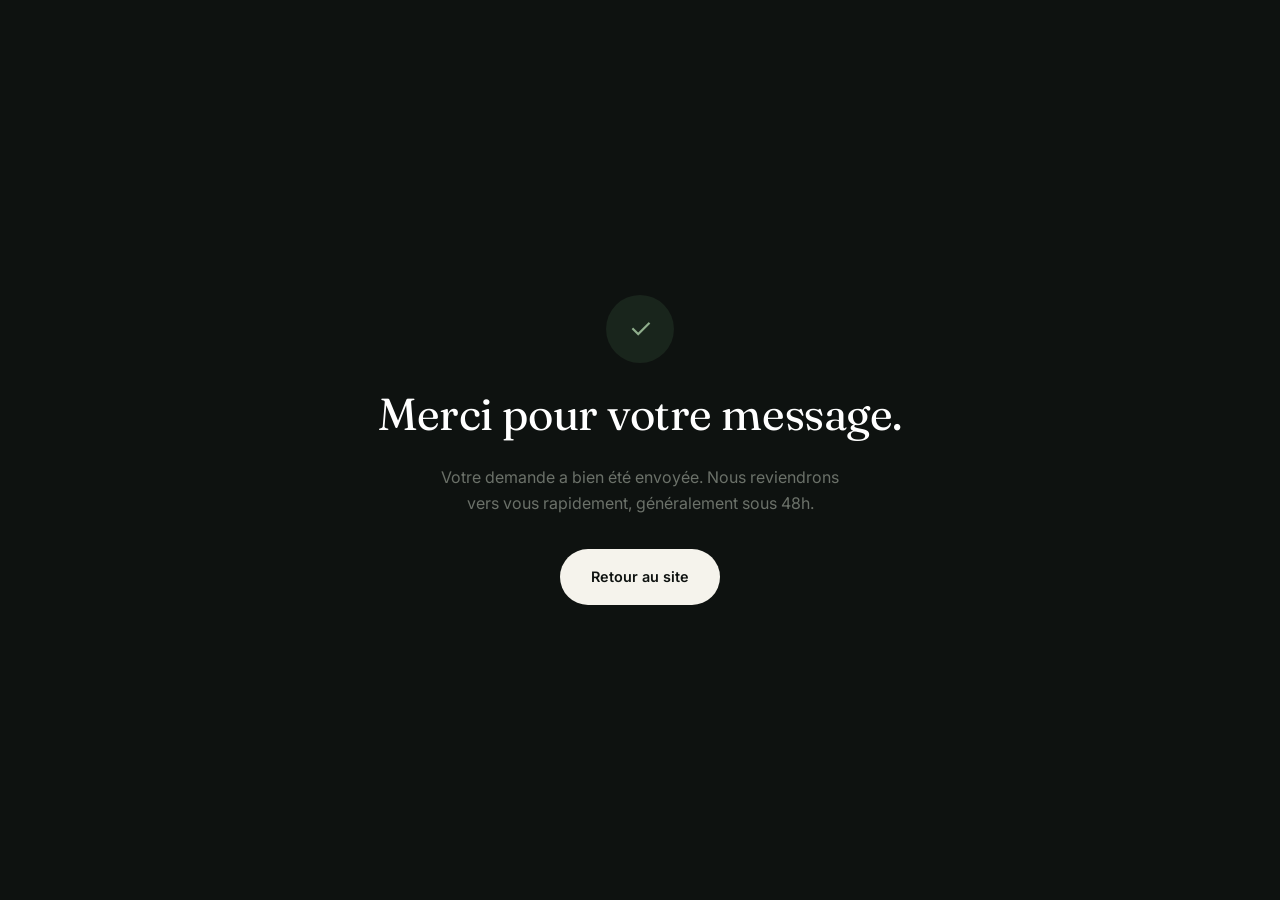
<file: merci.html>
<!DOCTYPE html>
<html lang="fr">
<head>
  <meta charset="UTF-8">
  <meta name="viewport" content="width=device-width, initial-scale=1.0">
  <title>Message envoyé — Projet Jardin</title>
  <meta name="robots" content="noindex">
  <link rel="icon" href="assets/logo.png">
  <link rel="stylesheet" href="css/style.css">
</head>
<body>
  <main class="page-merci">
    <div>
      <span class="icone-check" aria-hidden="true">✓</span>
      <h1>Merci pour votre message.</h1>
      <p>Votre demande a bien été envoyée. Nous reviendrons vers vous rapidement, généralement sous 48h.</p>
      <div class="actions-hero" style="justify-content:center; margin-top:2rem;">
        <a href="index.html" class="bouton bouton-clair">Retour au site</a>
      </div>
    </div>
  </main>
</body>
</html>
</file>
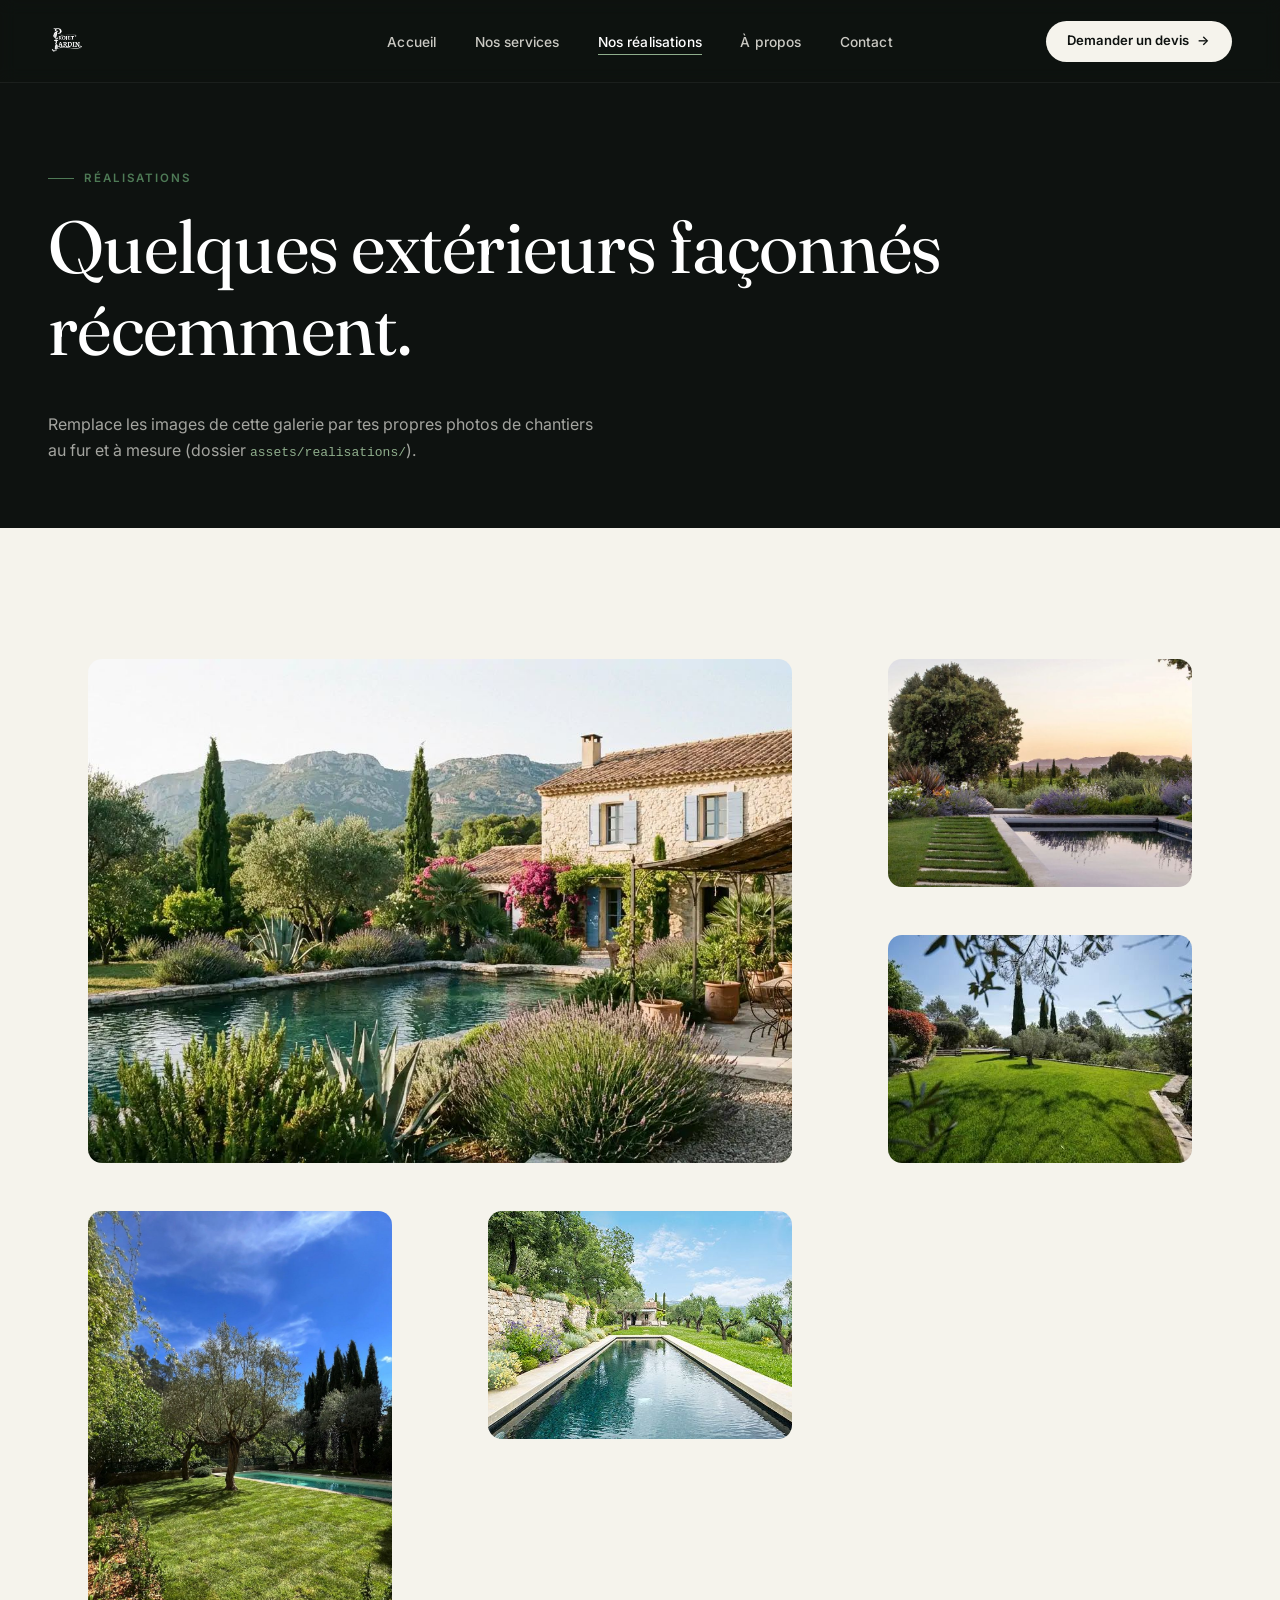
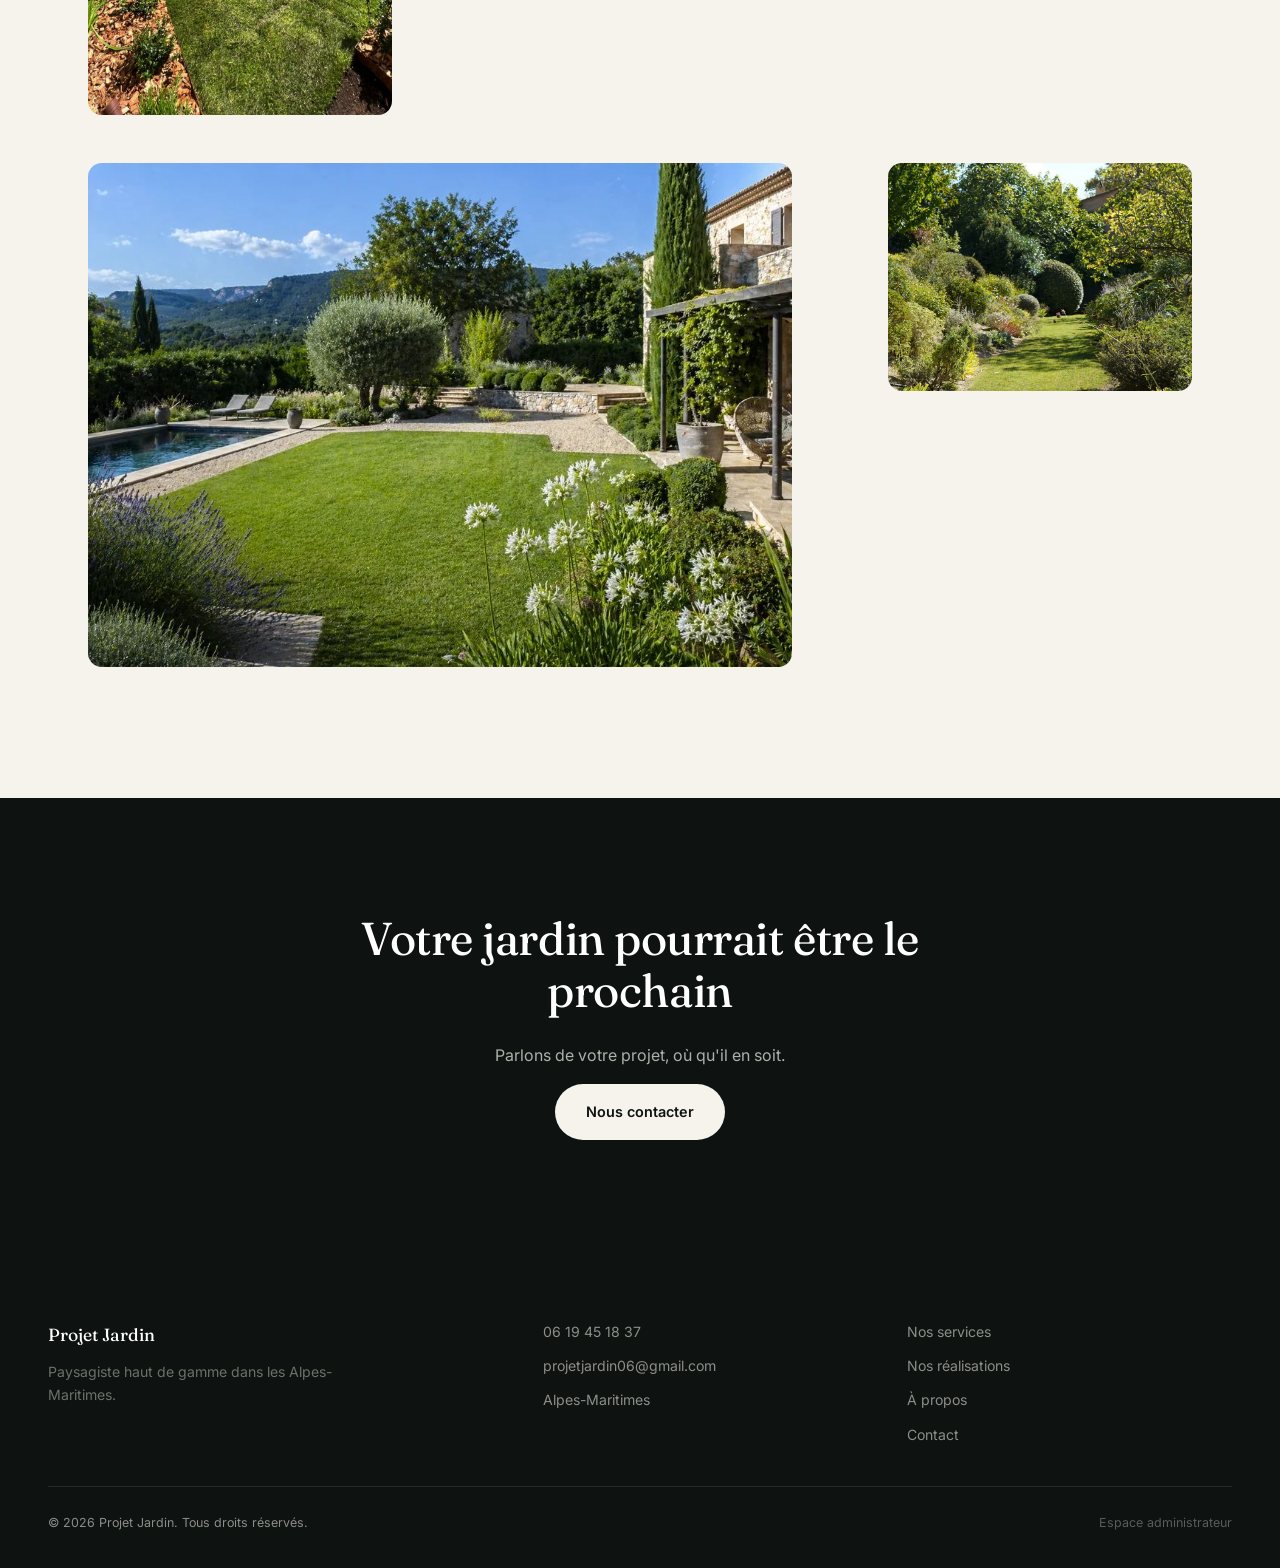
<file: realisations.html>
<!DOCTYPE html>
<html lang="fr">
<head>
  <meta charset="UTF-8">
  <meta name="viewport" content="width=device-width, initial-scale=1.0">
  <title>Nos réalisations — Projet Jardin</title>
  <meta name="description" content="Découvrez quelques jardins et espaces extérieurs réalisés par Projet Jardin dans les Alpes-Maritimes.">
  <meta property="og:title" content="Nos réalisations — Projet Jardin">
  <meta property="og:type" content="website">
  <link rel="icon" href="assets/logo.png">
  <link rel="stylesheet" href="css/style.css">
</head>
<body>

  <header class="entete scrolled">
    <div class="conteneur">
      <a href="index.html" class="logo-lien"><img src="assets/logo.png" alt="Projet Jardin"></a>
      <nav class="menu-principal" aria-label="Navigation principale">
        <ul>
          <li><a href="index.html">Accueil</a></li>
          <li><a href="services.html">Nos services</a></li>
          <li><a href="realisations.html" aria-current="page">Nos réalisations</a></li>
          <li><a href="apropos.html">À propos</a></li>
          <li><a href="contact.html">Contact</a></li>
        </ul>
      </nav>
      <div class="actions-entete">
        <div class="zone-droite"><a href="contact.html" class="bouton-nav"><span class="texte-long">Demander un devis</span><span>→</span></a></div>
      <button class="bouton-menu-mobile" aria-label="Ouvrir le menu" aria-expanded="false"><span></span><span></span><span></span></button>
      </div>
    </div>
  </header>

  <div class="menu-mobile-fond" aria-hidden="true">
    <ul>
      <li><a href="index.html">Accueil</a></li>
      <li><a href="services.html">Nos services</a></li>
      <li><a href="realisations.html" aria-current="page">Nos réalisations</a></li>
      <li><a href="apropos.html">À propos</a></li>
      <li><a href="contact.html">Contact</a></li>
    </ul>
  </div>

  <main>
    <section style="padding-top:10rem; padding-bottom:3rem;" class="section-sombre">
      <div class="conteneur">
        <span class="eyebrow reveal">Réalisations</span>
        <h1 class="reveal reveal-delai-1" style="max-width:20ch; color:var(--blanc);">Quelques extérieurs façonnés récemment.</h1>
        <p class="reveal reveal-delai-2" style="max-width:56ch;">Remplace les images de cette galerie par tes propres photos de chantiers au fur et à mesure (dossier <code style="color:var(--vert-tendre);">assets/realisations/</code>).</p>
      </div>
    </section>

    <section>
      <div class="conteneur">
        <div class="grille-realisations reveal">
          <figure class="item-realisation"><img src="assets/realisations/mas-piscine-lavande.jpg" alt="Mas provençal, piscine et massifs de lavande" loading="lazy"><figcaption class="legende">Mas & piscine — Pays d'Aix</figcaption></figure>
          <figure class="item-realisation"><img src="assets/realisations/piscine-crepuscule.jpg" alt="Piscine miroir au crépuscule" loading="lazy"><figcaption class="legende">Piscine miroir — Golfe de Saint-Tropez</figcaption></figure>
          <figure class="item-realisation"><img src="assets/realisations/olivier-pelouse.jpg" alt="Pelouse et oliviers" loading="lazy"><figcaption class="legende">Restanque & oliveraie — Grasse</figcaption></figure>
          <figure class="item-realisation"><img src="assets/realisations/pelouse-fontaines.jpg" alt="Jardin avec pelouse et bassin" loading="lazy"><figcaption class="legende">Jardin & bassin — Mougins</figcaption></figure>
          <figure class="item-realisation"><img src="assets/realisations/piscine-mur-pierre.jpg" alt="Piscine bordée d'un mur en pierre sèche" loading="lazy"><figcaption class="legende">Piscine & mur en pierre — Vence</figcaption></figure>
        </div>

        <div class="grille-realisations reveal" style="margin-top:1rem;">
          <figure class="item-realisation" style="grid-column: span 2;"><img src="assets/realisations/pelouse-piscine-montagne.jpg" alt="Jardin avec piscine et vue sur les montagnes" loading="lazy"><figcaption class="legende">Jardin panoramique — Le Bar-sur-Loup</figcaption></figure>
          <figure class="item-realisation"><img src="assets/realisations/allee-massifs.jpg" alt="Allée engazonnée bordée de massifs" loading="lazy"><figcaption class="legende">Allée & massifs — Biot</figcaption></figure>
        </div>
      </div>
    </section>

    <section class="section-sombre bande-cta">
      <div class="conteneur-etroit reveal">
        <h2>Votre jardin pourrait être le prochain</h2>
        <p>Parlons de votre projet, où qu'il en soit.</p>
        <div class="actions-hero"><a href="contact.html" class="bouton bouton-clair">Nous contacter</a></div>
      </div>
    </section>
  </main>

  <footer class="pied-de-page">
    <div class="conteneur">
      <div class="grille-pied">
        <div class="colonne-pied"><strong>Projet Jardin</strong><p style="margin:0; max-width:32ch;">Paysagiste haut de gamme dans les Alpes-Maritimes.</p></div>
        <div class="colonne-pied"><a href="tel:0619451837">06 19 45 18 37</a><a href="mailto:projetjardin06@gmail.com">projetjardin06@gmail.com</a><span>Alpes-Maritimes</span></div>
        <div class="colonne-pied"><a href="services.html">Nos services</a><a href="realisations.html">Nos réalisations</a><a href="apropos.html">À propos</a><a href="contact.html">Contact</a></div>
      </div>
      <div class="bas-pied"><span>© 2026 Projet Jardin. Tous droits réservés.</span><a href="admin/login.html" class="lien-admin-discret">Espace administrateur</a></div>
    </div>
  </footer>

  <script type="module" src="js/site.js"></script>
</body>
</html>
</file>
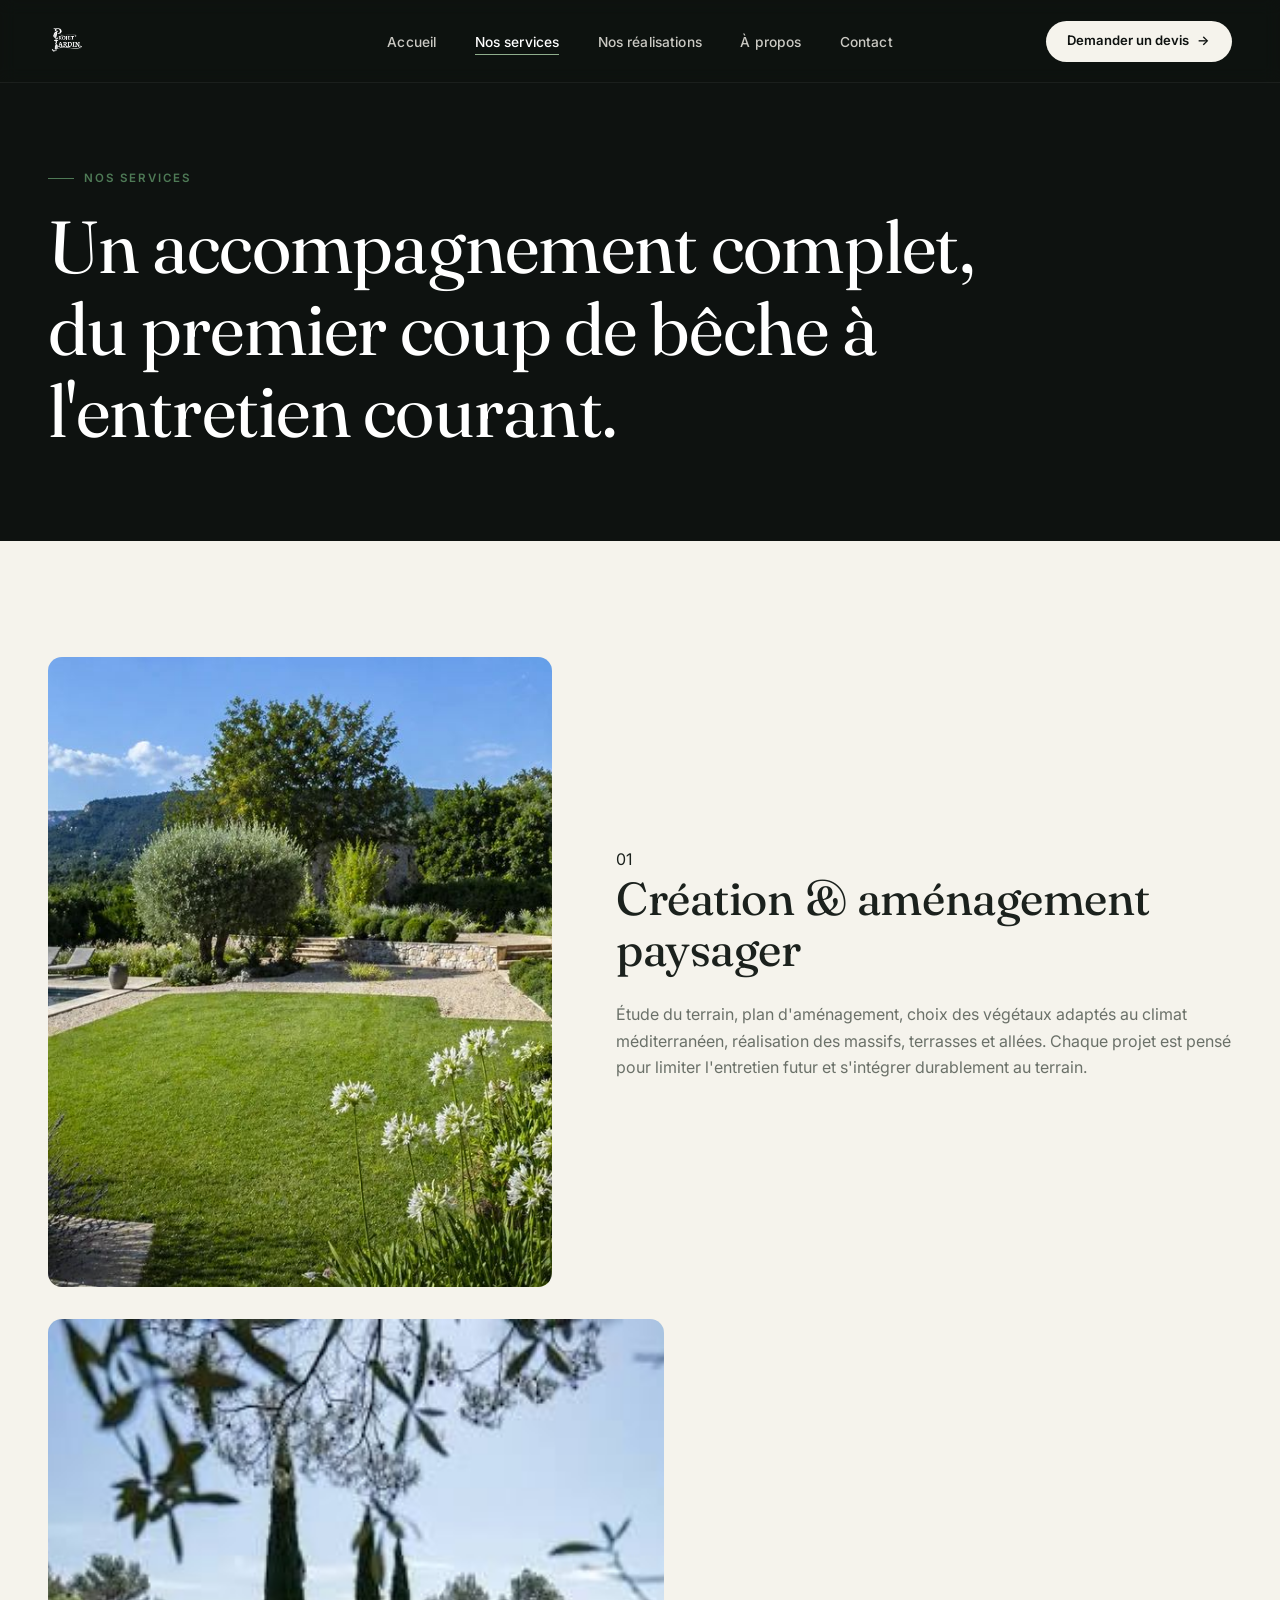
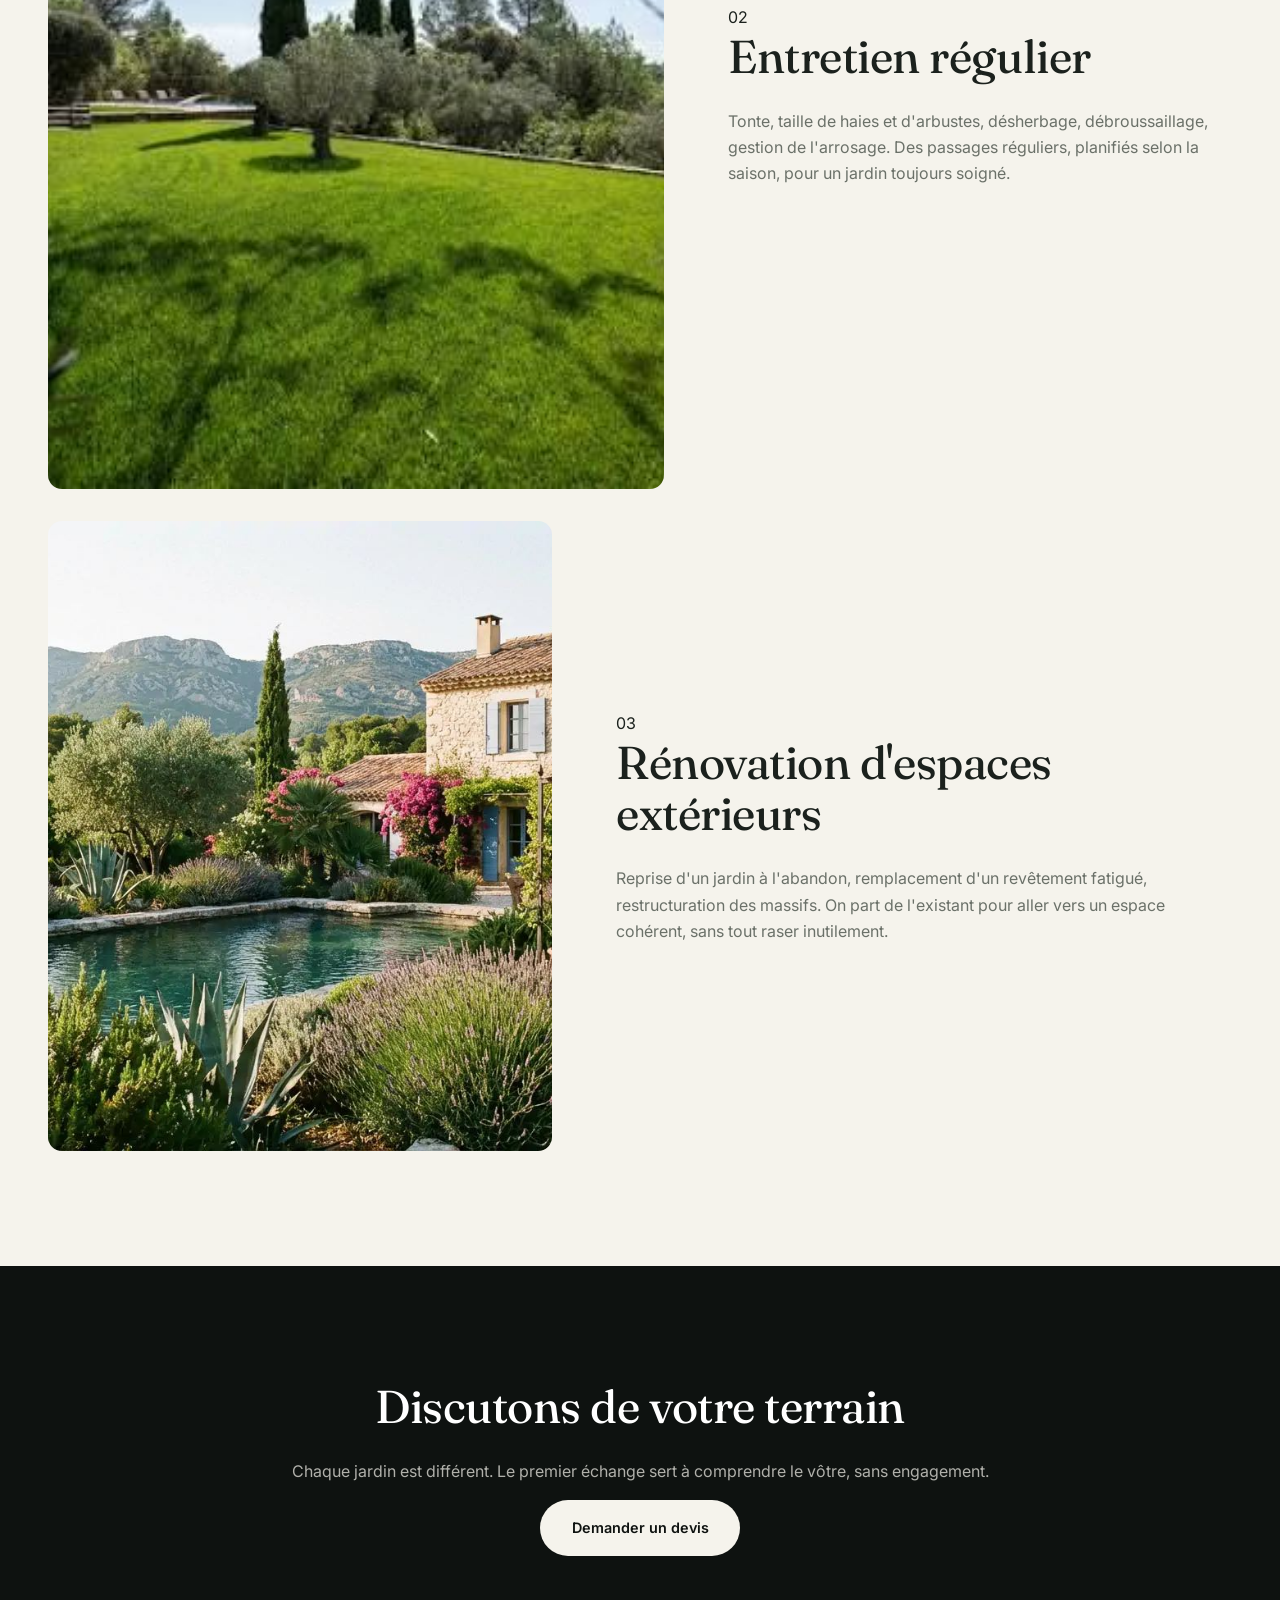
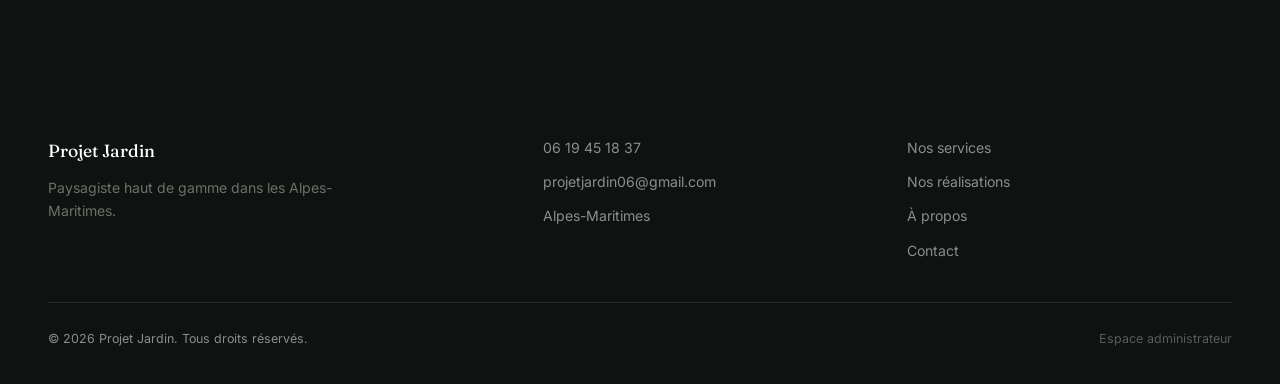
<file: services.html>
<!DOCTYPE html>
<html lang="fr">
<head>
  <meta charset="UTF-8">
  <meta name="viewport" content="width=device-width, initial-scale=1.0">
  <title>Nos services — Projet Jardin</title>
  <meta name="description" content="Création, entretien et rénovation de jardins et espaces extérieurs par Projet Jardin, paysagiste dans les Alpes-Maritimes.">
  <meta property="og:title" content="Nos services — Projet Jardin">
  <meta property="og:type" content="website">
  <link rel="icon" href="assets/logo.png">
  <link rel="stylesheet" href="css/style.css">
</head>
<body>

  <header class="entete scrolled">
    <div class="conteneur">
      <a href="index.html" class="logo-lien"><img src="assets/logo.png" alt="Projet Jardin"></a>
      <nav class="menu-principal" aria-label="Navigation principale">
        <ul>
          <li><a href="index.html">Accueil</a></li>
          <li><a href="services.html" aria-current="page">Nos services</a></li>
          <li><a href="realisations.html">Nos réalisations</a></li>
          <li><a href="apropos.html">À propos</a></li>
          <li><a href="contact.html">Contact</a></li>
        </ul>
      </nav>
      <div class="actions-entete">
        <div class="zone-droite"><a href="contact.html" class="bouton-nav"><span class="texte-long">Demander un devis</span><span>→</span></a></div>
      <button class="bouton-menu-mobile" aria-label="Ouvrir le menu" aria-expanded="false"><span></span><span></span><span></span></button>
      </div>
    </div>
  </header>

  <div class="menu-mobile-fond" aria-hidden="true">
    <ul>
      <li><a href="index.html">Accueil</a></li>
      <li><a href="services.html" aria-current="page">Nos services</a></li>
      <li><a href="realisations.html">Nos réalisations</a></li>
      <li><a href="apropos.html">À propos</a></li>
      <li><a href="contact.html">Contact</a></li>
    </ul>
  </div>

  <main>
    <section style="padding-top:10rem; padding-bottom:3rem;" class="section-sombre">
      <div class="conteneur">
        <span class="eyebrow reveal">Nos services</span>
        <h1 class="reveal reveal-delai-1" style="max-width:22ch; color:var(--blanc);">Un accompagnement complet, du premier coup de bêche à l'entretien courant.</h1>
      </div>
    </section>

    <section>
      <div class="conteneur" style="display:grid; gap:2rem;">
        <div class="presentation reveal">
          <div class="cadre-image"><img src="assets/realisations/pelouse-piscine-montagne.jpg" alt="Grand jardin paysager avec piscine et vue sur les montagnes" loading="lazy"></div>
          <div>
            <span class="numero-service">01</span>
            <h2>Création & aménagement paysager</h2>
            <p>Étude du terrain, plan d'aménagement, choix des végétaux adaptés au climat méditerranéen, réalisation des massifs, terrasses et allées. Chaque projet est pensé pour limiter l'entretien futur et s'intégrer durablement au terrain.</p>
          </div>
        </div>

        <div class="presentation reveal" style="grid-template-columns: 1.1fr 0.9fr;">
          <div style="order:2;">
            <span class="numero-service">02</span>
            <h2>Entretien régulier</h2>
            <p>Tonte, taille de haies et d'arbustes, désherbage, débroussaillage, gestion de l'arrosage. Des passages réguliers, planifiés selon la saison, pour un jardin toujours soigné.</p>
          </div>
          <div class="cadre-image" style="order:1;"><img src="assets/realisations/olivier-pelouse.jpg" alt="Pelouse entretenue et oliviers taillés" loading="lazy"></div>
        </div>

        <div class="presentation reveal">
          <div class="cadre-image"><img src="assets/realisations/mas-piscine-lavande.jpg" alt="Rénovation de jardin autour d'un mas provençal" loading="lazy"></div>
          <div>
            <span class="numero-service">03</span>
            <h2>Rénovation d'espaces extérieurs</h2>
            <p>Reprise d'un jardin à l'abandon, remplacement d'un revêtement fatigué, restructuration des massifs. On part de l'existant pour aller vers un espace cohérent, sans tout raser inutilement.</p>
          </div>
        </div>
      </div>
    </section>

    <section class="section-sombre bande-cta">
      <div class="conteneur-etroit reveal">
        <h2>Discutons de votre terrain</h2>
        <p>Chaque jardin est différent. Le premier échange sert à comprendre le vôtre, sans engagement.</p>
        <div class="actions-hero"><a href="contact.html" class="bouton bouton-clair">Demander un devis</a></div>
      </div>
    </section>
  </main>

  <footer class="pied-de-page">
    <div class="conteneur">
      <div class="grille-pied">
        <div class="colonne-pied"><strong>Projet Jardin</strong><p style="margin:0; max-width:32ch;">Paysagiste haut de gamme dans les Alpes-Maritimes.</p></div>
        <div class="colonne-pied"><a href="tel:0619451837">06 19 45 18 37</a><a href="mailto:projetjardin06@gmail.com">projetjardin06@gmail.com</a><span>Alpes-Maritimes</span></div>
        <div class="colonne-pied"><a href="services.html">Nos services</a><a href="realisations.html">Nos réalisations</a><a href="apropos.html">À propos</a><a href="contact.html">Contact</a></div>
      </div>
      <div class="bas-pied"><span>© 2026 Projet Jardin. Tous droits réservés.</span><a href="admin/login.html" class="lien-admin-discret">Espace administrateur</a></div>
    </div>
  </footer>

  <script type="module" src="js/site.js"></script>
</body>
</html>
</file>
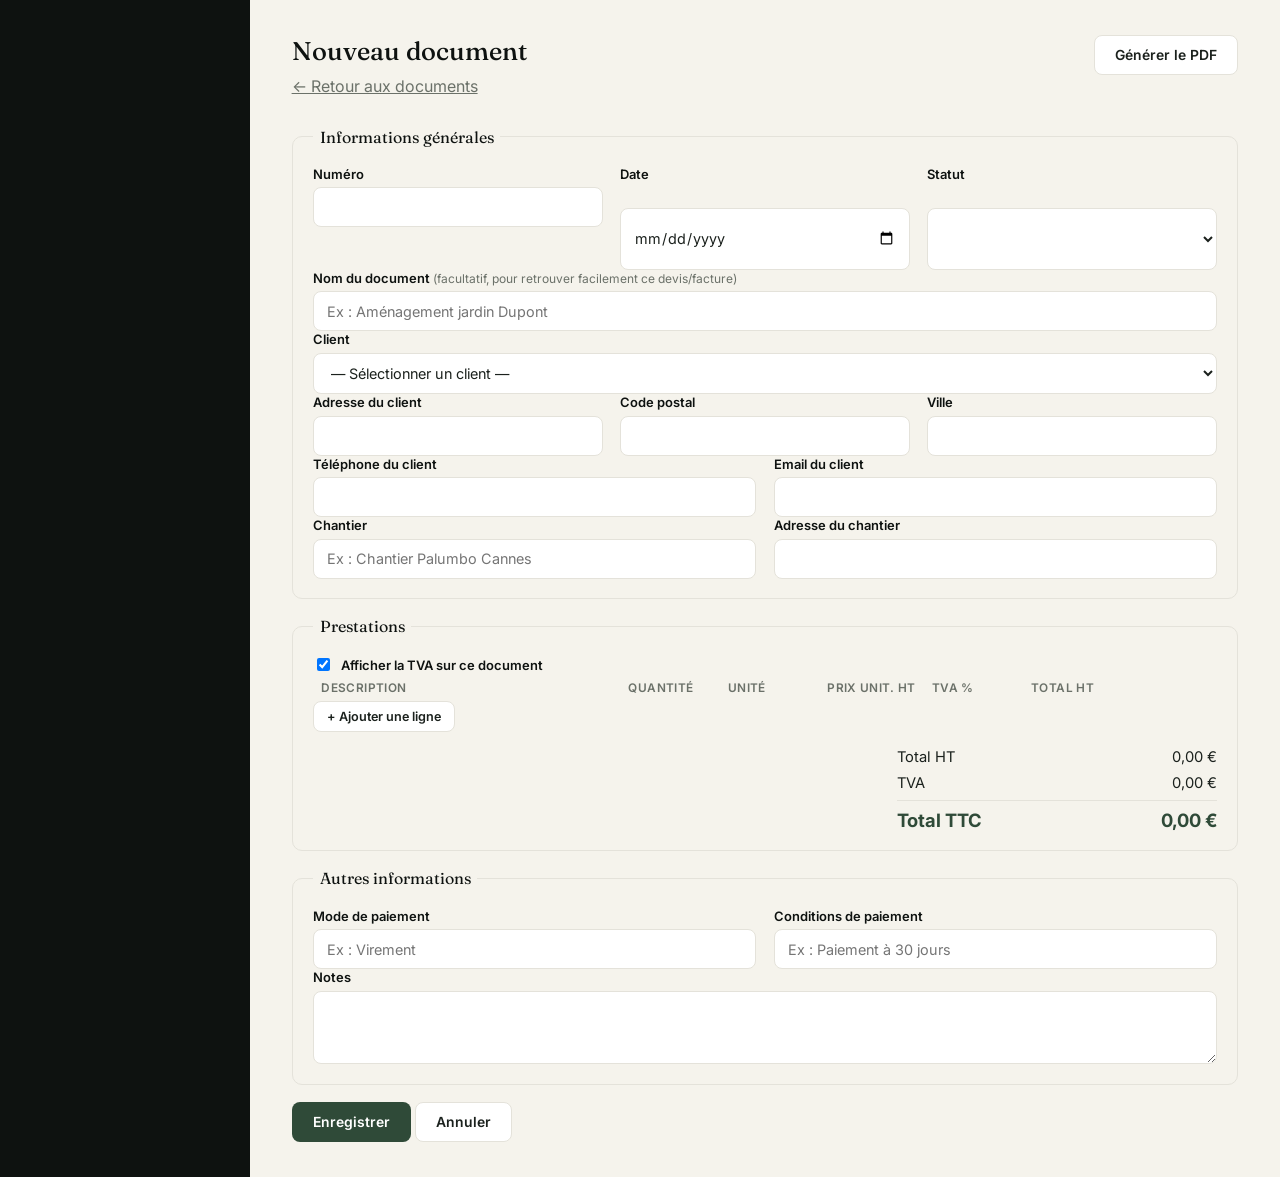
<file: admin/document-form.html>
<!DOCTYPE html>
<html lang="fr">
<head>
  <meta charset="UTF-8">
  <meta name="viewport" content="width=device-width, initial-scale=1.0">
  <title>Document — Administration Projet Jardin</title>
  <meta name="robots" content="noindex">
  <link rel="stylesheet" href="../css/admin.css">
</head>
<body>
  <div class="mise-en-page-admin">
    <aside class="menu-lateral" id="menu-lateral"></aside>

    <div class="contenu-admin">
      <div class="entete-page">
        <div>
          <h1 id="titre-page">Nouveau document</h1>
          <p class="sous-titre"><a href="documents.html">← Retour aux documents</a></p>
        </div>
        <div style="display:flex; gap:0.6rem;">
          <button class="bouton bouton-secondaire" id="bouton-pdf" type="button">Générer le PDF</button>
        </div>
      </div>

      <div id="message-erreur-page"></div>

      <form id="formulaire-document" class="formulaire-admin">
        <input type="hidden" id="document-id">
        <input type="hidden" id="document-type">

        <fieldset>
          <legend>Informations générales</legend>
          <div class="ligne-formulaire">
            <div class="champ">
              <label for="champ-numero">Numéro</label>
              <input type="text" id="champ-numero" required>
              <p class="erreur-champ" id="erreur-numero"></p>
            </div>
            <div class="champ">
              <label for="champ-date">Date</label>
              <input type="date" id="champ-date" required>
            </div>
            <div class="champ">
              <label for="champ-statut">Statut</label>
              <select id="champ-statut"></select>
            </div>
          </div>
          <div class="champ">
            <label for="champ-nom">Nom du document <span class="aide">(facultatif, pour retrouver facilement ce devis/facture)</span></label>
            <input type="text" id="champ-nom" placeholder="Ex : Aménagement jardin Dupont">
          </div>

          <div class="champ">
            <label for="select-client">Client</label>
            <select id="select-client">
              <option value="">— Sélectionner un client —</option>
              <option value="__nouveau__">+ Nouveau client</option>
            </select>
          </div>

          <fieldset id="bloc-nouveau-client" style="display:none;">
            <legend>Nouveau client</legend>
            <div class="ligne-formulaire">
              <div class="champ"><label for="nc-nom">Nom</label><input type="text" id="nc-nom"></div>
              <div class="champ"><label for="nc-prenom">Prénom</label><input type="text" id="nc-prenom"></div>
            </div>
            <div class="champ"><label for="nc-entreprise">Entreprise</label><input type="text" id="nc-entreprise"></div>
            <div class="champ"><label for="nc-adresse">Adresse</label><input type="text" id="nc-adresse"></div>
            <div class="ligne-formulaire">
              <div class="champ"><label for="nc-code-postal">Code postal</label><input type="text" id="nc-code-postal"></div>
              <div class="champ"><label for="nc-ville">Ville</label><input type="text" id="nc-ville"></div>
            </div>
            <div class="ligne-formulaire">
              <div class="champ"><label for="nc-telephone">Téléphone</label><input type="tel" id="nc-telephone"></div>
              <div class="champ"><label for="nc-email">Email</label><input type="email" id="nc-email"></div>
            </div>
            <p class="aide" style="margin:0 0 0.6rem;">Ce client sera automatiquement ajouté à ta liste de clients dès que tu enregistres ce document.</p>
            <button type="button" class="bouton bouton-secondaire bouton-petit" id="bouton-creer-client" style="justify-self:start;">Créer et utiliser ce client</button>
          </fieldset>

          <div class="ligne-formulaire">
            <div class="champ"><label for="cs-adresse">Adresse du client</label><input type="text" id="cs-adresse"></div>
            <div class="champ"><label for="cs-code-postal">Code postal</label><input type="text" id="cs-code-postal"></div>
            <div class="champ"><label for="cs-ville">Ville</label><input type="text" id="cs-ville"></div>
          </div>
          <div class="ligne-formulaire">
            <div class="champ"><label for="cs-telephone">Téléphone du client</label><input type="tel" id="cs-telephone"></div>
            <div class="champ"><label for="cs-email">Email du client</label><input type="email" id="cs-email"></div>
          </div>

          <div class="ligne-formulaire">
            <div class="champ"><label for="champ-chantier-nom">Chantier</label><input type="text" id="champ-chantier-nom" placeholder="Ex : Chantier Palumbo Cannes"></div>
            <div class="champ"><label for="champ-chantier-adresse">Adresse du chantier</label><input type="text" id="champ-chantier-adresse"></div>
          </div>
        </fieldset>

        <fieldset>
          <legend>Prestations</legend>
          <div class="champ" style="max-width:260px;">
            <label style="display:flex; align-items:center; gap:0.5rem; font-weight:600;">
              <input type="checkbox" id="champ-afficher-tva" style="width:auto;" checked>
              Afficher la TVA sur ce document
            </label>
          </div>

          <div style="overflow-x:auto;">
            <table class="table-prestations">
              <thead>
                <tr>
                  <th class="col-desc">Description</th>
                  <th class="col-nombre">Quantité</th>
                  <th class="col-nombre">Unité</th>
                  <th class="col-nombre">Prix unit. HT</th>
                  <th class="col-nombre col-tva">TVA %</th>
                  <th class="col-nombre">Total HT</th>
                  <th class="col-actions"></th>
                </tr>
              </thead>
              <tbody id="corps-prestations"></tbody>
            </table>
          </div>
          <button type="button" class="bouton bouton-secondaire bouton-petit" id="bouton-ajouter-ligne" style="justify-self:start;">+ Ajouter une ligne</button>

          <div class="bloc-totaux">
            <div class="ligne-total"><span>Total HT</span><span id="affiche-total-ht">0,00 €</span></div>
            <div class="ligne-total" id="ligne-total-tva"><span>TVA</span><span id="affiche-total-tva">0,00 €</span></div>
            <div class="ligne-total ttc"><span>Total TTC</span><span id="affiche-total-ttc">0,00 €</span></div>
          </div>
        </fieldset>

        <fieldset>
          <legend>Autres informations</legend>
          <div class="ligne-formulaire">
            <div class="champ"><label for="champ-mode-paiement">Mode de paiement</label><input type="text" id="champ-mode-paiement" placeholder="Ex : Virement"></div>
            <div class="champ"><label for="champ-conditions-paiement">Conditions de paiement</label><input type="text" id="champ-conditions-paiement" placeholder="Ex : Paiement à 30 jours"></div>
          </div>
          <div class="champ">
            <label for="champ-notes">Notes</label>
            <textarea id="champ-notes" rows="3"></textarea>
          </div>
        </fieldset>

        <div class="actions-panneau">
          <button type="submit" class="bouton bouton-principal" id="bouton-enregistrer">Enregistrer</button>
          <a class="bouton bouton-secondaire" href="documents.html">Annuler</a>
        </div>
      </form>
    </div>
  </div>

  <!-- Modèle (invisible) d'une ligne de prestation, cloné en JS -->
  <template id="modele-ligne-prestation">
    <tr>
      <td class="col-desc" data-label="Description"><input type="text" class="pl-description" placeholder="Description de la prestation"></td>
      <td class="col-nombre" data-label="Quantité"><input type="number" class="pl-quantite" value="1" min="0" step="0.01"></td>
      <td class="col-nombre" data-label="Unité"><input type="text" class="pl-unite" placeholder="jour, m², forfait…"></td>
      <td class="col-nombre" data-label="Prix unit. HT"><input type="number" class="pl-prix" value="0" min="0" step="0.01"></td>
      <td class="col-nombre col-tva" data-label="TVA %"><input type="number" class="pl-tva" value="20" min="0" step="0.1"></td>
      <td class="col-nombre total-ligne pl-total" data-label="Total HT">0,00 €</td>
      <td class="col-actions"><button type="button" class="bouton-texte pl-supprimer" aria-label="Supprimer la ligne">✕</button></td>
    </tr>
  </template>

  <script type="module" src="../js/document-form.js"></script>
</body>
</html>
</file>
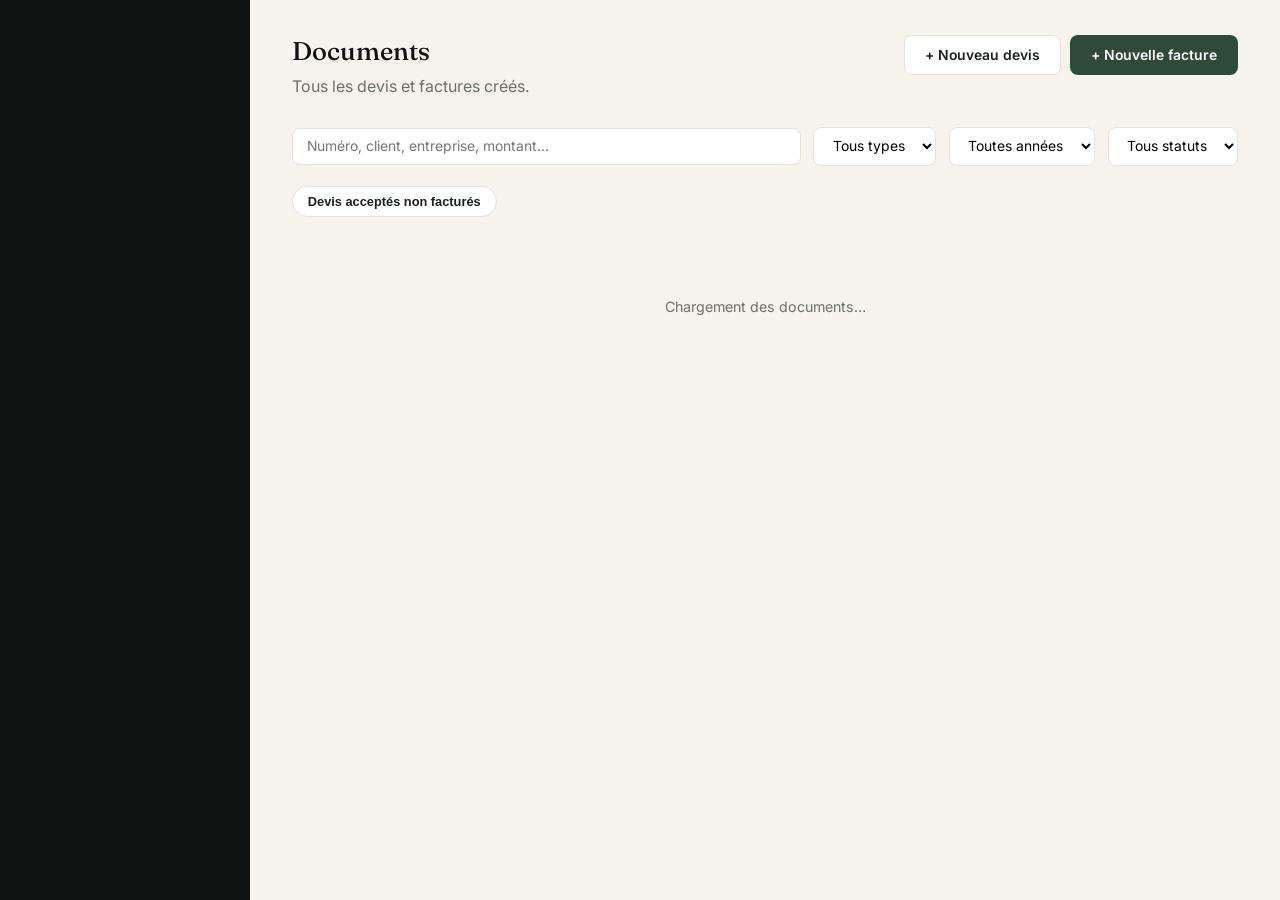
<file: admin/documents.html>
<!DOCTYPE html>
<html lang="fr">
<head>
  <meta charset="UTF-8">
  <meta name="viewport" content="width=device-width, initial-scale=1.0">
  <title>Documents — Administration Projet Jardin</title>
  <meta name="robots" content="noindex">
  <link rel="stylesheet" href="../css/admin.css">
</head>
<body>
  <div class="mise-en-page-admin">
    <aside class="menu-lateral" id="menu-lateral"></aside>

    <div class="contenu-admin">
      <div class="entete-page">
        <div>
          <h1>Documents</h1>
          <p class="sous-titre">Tous les devis et factures créés.</p>
        </div>
        <div style="display:flex; gap:0.6rem;">
          <a class="bouton bouton-secondaire" href="document-form.html?type=devis">+ Nouveau devis</a>
          <a class="bouton bouton-principal" href="document-form.html?type=facture">+ Nouvelle facture</a>
        </div>
      </div>

      <div class="barre-outils">
        <input type="search" id="recherche-documents" placeholder="Numéro, client, entreprise, montant…">
        <select id="filtre-type">
          <option value="">Tous types</option>
          <option value="devis">Devis</option>
          <option value="facture">Factures</option>
        </select>
        <select id="filtre-annee">
          <option value="">Toutes années</option>
        </select>
        <select id="filtre-statut">
          <option value="">Tous statuts</option>
        </select>
      </div>
      <div class="chips-filtre" style="margin-bottom:1.2rem;">
        <button type="button" class="chip-filtre" id="chip-non-factures" aria-pressed="false">Devis acceptés non facturés</button>
      </div>
      <div class="chips-filtre" id="chips-rapides" style="margin-bottom:1.2rem;"></div>
      <div class="chips-filtre" id="chips-annees" style="margin-bottom:1.2rem;"></div>

      <div id="zone-tableau-documents"><div class="chargement">Chargement des documents…</div></div>
    </div>
  </div>

  <script type="module" src="../js/documents.js"></script>
</body>
</html>
</file>
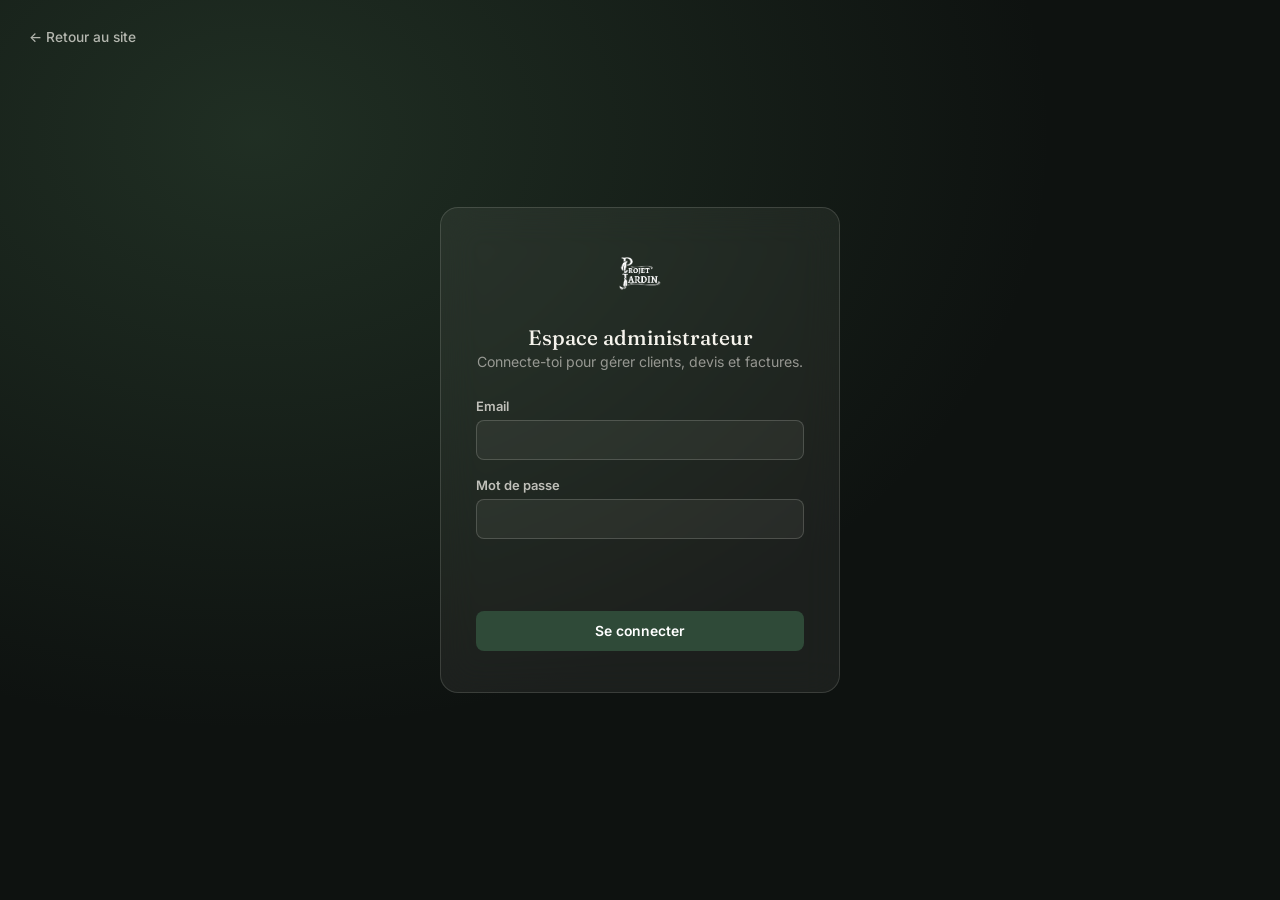
<file: admin/login.html>
<!DOCTYPE html>
<html lang="fr">
<head>
  <meta charset="UTF-8">
  <meta name="viewport" content="width=device-width, initial-scale=1.0">
  <title>Connexion — Administration Projet Jardin</title>
  <meta name="robots" content="noindex">
  <link rel="stylesheet" href="../css/admin.css">
</head>
<body class="page-connexion">

  <a href="../index.html" class="lien-retour-site">← Retour au site</a>

  <main class="carte-connexion">
    <img src="../assets/logo.png" alt="Projet Jardin" class="logo">
    <h1>Espace administrateur</h1>
    <p class="sous-titre">Connecte-toi pour gérer clients, devis et factures.</p>

    <form id="formulaire-connexion" class="formulaire-admin" style="text-align:left;">
      <div class="champ">
        <label for="email">Email</label>
        <input type="email" id="email" name="email" required autocomplete="email">
      </div>
      <div class="champ">
        <label for="mot-de-passe">Mot de passe</label>
        <input type="password" id="mot-de-passe" name="mot-de-passe" required autocomplete="current-password">
      </div>
      <p id="erreur-connexion" class="erreur-champ" role="alert"></p>
      <button type="submit" class="bouton bouton-principal" id="bouton-connexion" style="justify-content:center;">
        Se connecter
      </button>
    </form>
  </main>

  <script type="module">
    import { connexion, redirigerSiDejaConnecte } from '../js/auth.js';

    redirigerSiDejaConnecte();

    const formulaire = document.querySelector('#formulaire-connexion');
    const boutonConnexion = document.querySelector('#bouton-connexion');
    const erreur = document.querySelector('#erreur-connexion');

    formulaire.addEventListener('submit', async (e) => {
      e.preventDefault();
      erreur.textContent = '';
      boutonConnexion.disabled = true;
      boutonConnexion.textContent = 'Connexion...';

      const email = formulaire.email.value.trim();
      const motDePasse = formulaire['mot-de-passe'].value;

      const resultat = await connexion(email, motDePasse);

      if (resultat.success) {
        window.location.href = 'index.html';
      } else {
        erreur.textContent = resultat.message;
        boutonConnexion.disabled = false;
        boutonConnexion.textContent = 'Se connecter';
      }
    });
  </script>
</body>
</html>
</file>
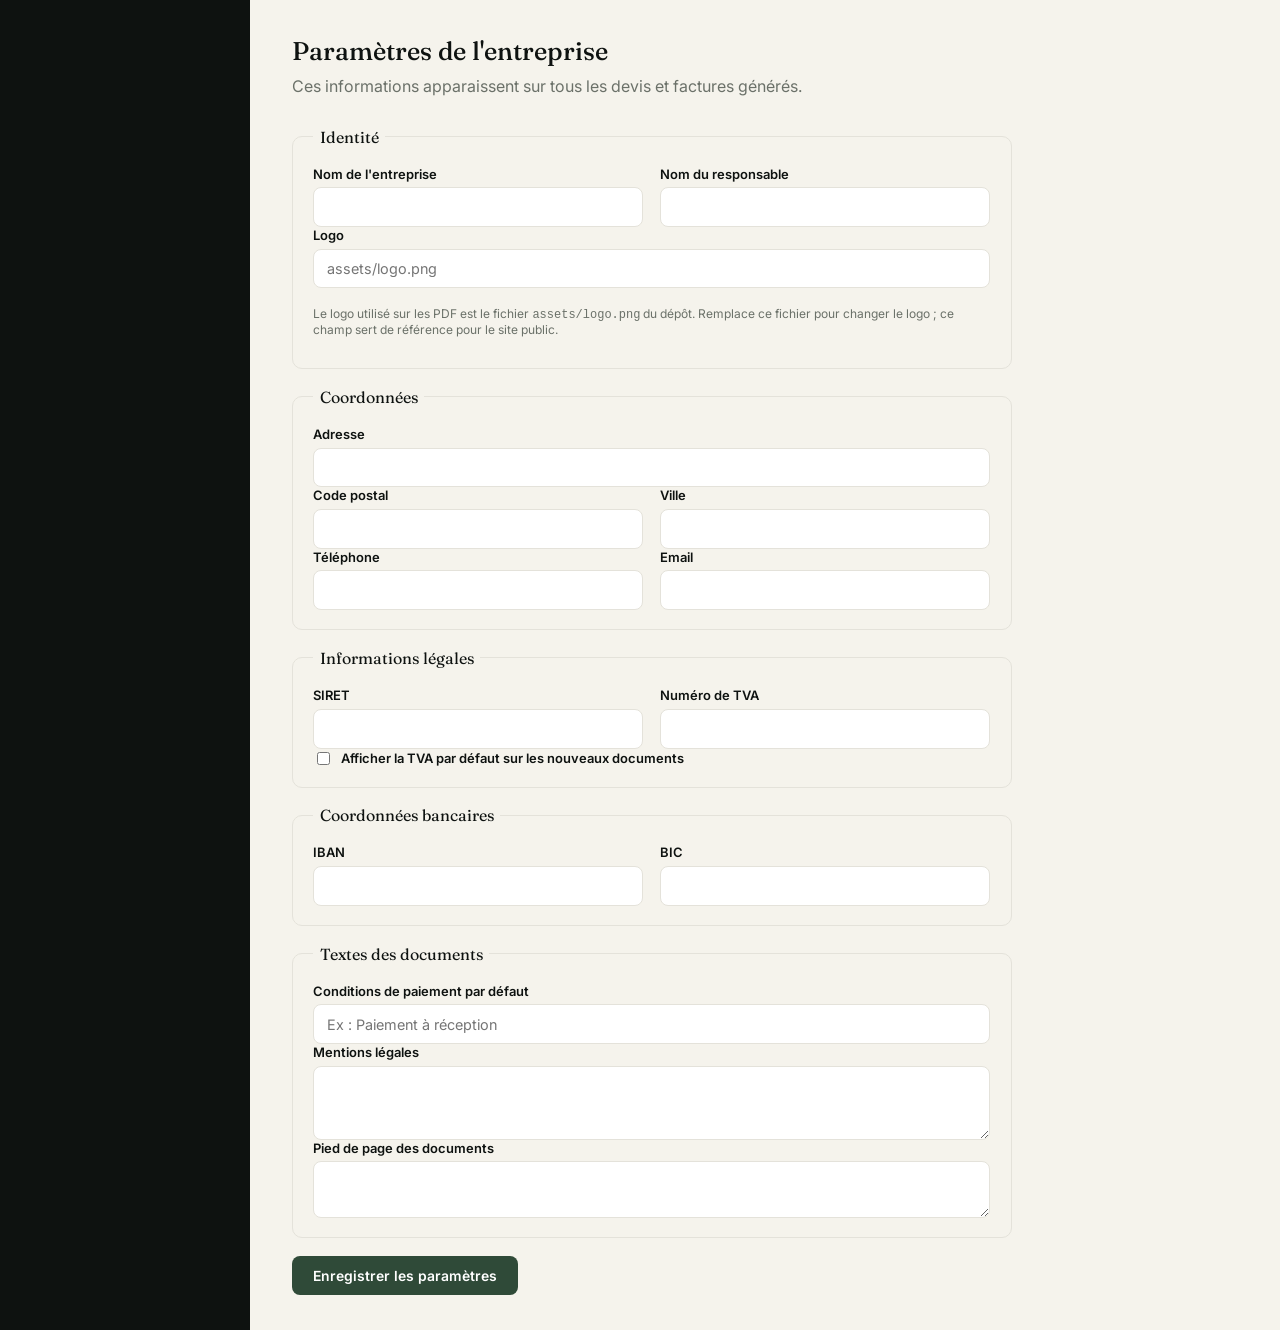
<file: admin/settings.html>
<!DOCTYPE html>
<html lang="fr">
<head>
  <meta charset="UTF-8">
  <meta name="viewport" content="width=device-width, initial-scale=1.0">
  <title>Paramètres — Administration Projet Jardin</title>
  <meta name="robots" content="noindex">
  <link rel="stylesheet" href="../css/admin.css">
</head>
<body>
  <div class="mise-en-page-admin">
    <aside class="menu-lateral" id="menu-lateral"></aside>

    <div class="contenu-admin">
      <div class="entete-page">
        <div>
          <h1>Paramètres de l'entreprise</h1>
          <p class="sous-titre">Ces informations apparaissent sur tous les devis et factures générés.</p>
        </div>
      </div>

      <form id="formulaire-parametres" class="formulaire-admin" style="max-width:720px;">
        <fieldset>
          <legend>Identité</legend>
          <div class="ligne-formulaire">
            <div class="champ"><label for="p-nom-entreprise">Nom de l'entreprise</label><input type="text" id="p-nom-entreprise"></div>
            <div class="champ"><label for="p-nom-responsable">Nom du responsable</label><input type="text" id="p-nom-responsable"></div>
          </div>
          <div class="champ">
            <label for="p-logo-url">Logo</label>
            <input type="text" id="p-logo-url" placeholder="assets/logo.png">
            <p class="aide">Le logo utilisé sur les PDF est le fichier <code>assets/logo.png</code> du dépôt. Remplace ce fichier pour changer le logo ; ce champ sert de référence pour le site public.</p>
          </div>
        </fieldset>

        <fieldset>
          <legend>Coordonnées</legend>
          <div class="champ"><label for="p-adresse">Adresse</label><input type="text" id="p-adresse"></div>
          <div class="ligne-formulaire">
            <div class="champ"><label for="p-code-postal">Code postal</label><input type="text" id="p-code-postal"></div>
            <div class="champ"><label for="p-ville">Ville</label><input type="text" id="p-ville"></div>
          </div>
          <div class="ligne-formulaire">
            <div class="champ"><label for="p-telephone">Téléphone</label><input type="tel" id="p-telephone"></div>
            <div class="champ"><label for="p-email">Email</label><input type="email" id="p-email"></div>
          </div>
        </fieldset>

        <fieldset>
          <legend>Informations légales</legend>
          <div class="ligne-formulaire">
            <div class="champ"><label for="p-siret">SIRET</label><input type="text" id="p-siret"></div>
            <div class="champ"><label for="p-numero-tva">Numéro de TVA</label><input type="text" id="p-numero-tva"></div>
          </div>
          <div class="champ">
            <label style="display:flex; align-items:center; gap:0.5rem; font-weight:600;">
              <input type="checkbox" id="p-afficher-tva-defaut" style="width:auto;">
              Afficher la TVA par défaut sur les nouveaux documents
            </label>
          </div>
        </fieldset>

        <fieldset>
          <legend>Coordonnées bancaires</legend>
          <div class="ligne-formulaire">
            <div class="champ"><label for="p-iban">IBAN</label><input type="text" id="p-iban"></div>
            <div class="champ"><label for="p-bic">BIC</label><input type="text" id="p-bic"></div>
          </div>
        </fieldset>

        <fieldset>
          <legend>Textes des documents</legend>
          <div class="champ">
            <label for="p-conditions-defaut">Conditions de paiement par défaut</label>
            <input type="text" id="p-conditions-defaut" placeholder="Ex : Paiement à réception">
          </div>
          <div class="champ">
            <label for="p-texte-legal">Mentions légales</label>
            <textarea id="p-texte-legal" rows="3"></textarea>
          </div>
          <div class="champ">
            <label for="p-pied-de-page">Pied de page des documents</label>
            <textarea id="p-pied-de-page" rows="2"></textarea>
          </div>
        </fieldset>

        <div class="actions-panneau">
          <button type="submit" class="bouton bouton-principal" id="bouton-enregistrer-parametres">Enregistrer les paramètres</button>
        </div>
      </form>
    </div>
  </div>

  <script type="module" src="../js/settings.js"></script>
</body>
</html>
</file>
<file: css/style.css>
/* ============================================================
   PROJET JARDIN — Feuille de style premium du site public
   Palette : noir, gris anthracite, blanc cassé, vert profond
   ============================================================ */

@import url('https://fonts.googleapis.com/css2?family=Fraunces:opsz,wght@9..144,340;9..144,440;9..144,560&family=Inter:wght@400;500;600;700&display=swap');

:root {
  /* Palette premium */
  --noir: #0E1210;
  --anthracite: #1B211D;
  --anthracite-clair: #2A322C;
  --gris: #6B7169;
  --gris-clair: #A9ADA5;
  --blanc-casse: #F5F3EC;
  --blanc: #FFFFFF;
  --vert-profond: #2F4A38;
  --vert-signal: #4E7A56;
  --vert-tendre: #8FAE8C;
  --surface: #EFE9D9;

  --police-titre: 'Fraunces', Georgia, serif;
  --police-texte: 'Inter', -apple-system, sans-serif;

  --rayon: 2px;
  --rayon-doux: 14px;
  --marge-section: clamp(4rem, 9vw, 8.5rem);
  --duree: 0.6s;
  --ease: cubic-bezier(0.16, 1, 0.3, 1);
}

* { box-sizing: border-box; }
html { scroll-behavior: smooth; }

body {
  margin: 0;
  font-family: var(--police-texte);
  color: var(--anthracite);
  background: var(--blanc-casse);
  line-height: 1.65;
  -webkit-font-smoothing: antialiased;
}

img { max-width: 100%; display: block; }
a { color: inherit; }

h1, h2, h3 {
  font-family: var(--police-titre);
  font-weight: 440;
  line-height: 1.12;
  margin: 0 0 0.55em 0;
  letter-spacing: -0.01em;
}

h1 { font-size: clamp(2.6rem, 6vw, 4.6rem); font-weight: 400; }
h2 { font-size: clamp(2rem, 3.6vw, 2.9rem); }
h3 { font-size: 1.25rem; font-weight: 500; }

p { margin: 0 0 1em 0; color: var(--gris); }

.conteneur { max-width: 1240px; margin: 0 auto; padding: 0 1.75rem; }
.conteneur-etroit { max-width: 780px; margin: 0 auto; padding: 0 1.75rem; }

.eyebrow {
  display: inline-flex; align-items: center; gap: 0.6rem;
  text-transform: uppercase; letter-spacing: 0.18em;
  font-size: 0.72rem; font-weight: 600; color: var(--vert-signal);
  margin-bottom: 1.1rem;
}
.eyebrow::before { content: ''; width: 26px; height: 1px; background: var(--vert-signal); }

/* --- Révélation au scroll --- */
.reveal {
  opacity: 0; transform: translateY(28px);
  transition: opacity var(--duree) var(--ease), transform var(--duree) var(--ease);
}
.reveal.visible { opacity: 1; transform: translateY(0); }
.reveal-delai-1 { transition-delay: 0.08s; }
.reveal-delai-2 { transition-delay: 0.16s; }
.reveal-delai-3 { transition-delay: 0.24s; }

@media (prefers-reduced-motion: reduce) {
  html { scroll-behavior: auto; }
  .reveal { opacity: 1; transform: none; transition: none; }
  * { animation: none !important; }
}

/* --- Navigation --- */
.entete {
  position: fixed; top: 0; left: 0; right: 0; z-index: 100;
  padding: 1.3rem 0;
  background: rgba(14, 18, 16, 0.22);
  backdrop-filter: blur(8px) saturate(120%);
  -webkit-backdrop-filter: blur(8px) saturate(120%);
  transition: background var(--duree) var(--ease), padding var(--duree) var(--ease), border-color var(--duree) var(--ease);
  border-bottom: 1px solid rgba(255,255,255,0.06);
}
.entete.scrolled {
  background: rgba(14, 18, 16, 0.72);
  backdrop-filter: blur(14px) saturate(140%);
  -webkit-backdrop-filter: blur(14px) saturate(140%);
  padding: 0.85rem 0;
  border-bottom-color: rgba(255,255,255,0.08);
}
.entete .conteneur {
  display: grid; grid-template-columns: 1fr auto 1fr;
  align-items: center; gap: 1rem;
}
.entete .logo-lien { display: flex; align-items: center; gap: 0.6rem; }
.entete .logo-lien img { height: 38px; width: auto; filter: brightness(0) invert(1); }
.entete .logo-lien span {
  font-family: var(--police-titre); font-size: 1.05rem; color: var(--blanc); letter-spacing: 0.01em;
}

nav.menu-principal { justify-self: center; }
nav.menu-principal ul { list-style: none; display: flex; gap: 2.4rem; margin: 0; padding: 0; }
nav.menu-principal a {
  text-decoration: none; font-size: 0.86rem; font-weight: 500;
  color: rgba(245,243,236,0.82); position: relative; padding-bottom: 5px;
  letter-spacing: 0.01em;
}
nav.menu-principal a::after {
  content: ''; position: absolute; left: 0; right: 0; bottom: 0; height: 1px;
  background: var(--vert-tendre); transform: scaleX(0); transform-origin: left;
  transition: transform 0.3s var(--ease);
}
nav.menu-principal a:hover, nav.menu-principal a[aria-current="page"] { color: var(--blanc); }
nav.menu-principal a:hover::after, nav.menu-principal a[aria-current="page"]::after { transform: scaleX(1); }

.entete .zone-droite { justify-self: end; }
.actions-entete { display: flex; align-items: center; gap: 0.9rem; justify-self: end; }
.entete .bouton-nav {
  display: inline-flex; align-items: center; gap: 0.5rem;
  padding: 0.6rem 1.35rem; border-radius: 100px;
  font-size: 0.82rem; font-weight: 600; text-decoration: none;
  background: var(--blanc-casse); color: var(--noir);
  transition: transform 0.25s var(--ease), background 0.25s ease;
}
.entete .bouton-nav:hover { transform: translateY(-2px); background: var(--blanc); }

.bouton-menu-mobile {
  display: none; background: none; border: none; cursor: pointer; padding: 0.4rem; z-index: 210;
}
.bouton-menu-mobile span {
  display: block; width: 24px; height: 2px; background: var(--blanc); margin: 5px 0;
  transition: transform 0.3s var(--ease), opacity 0.2s ease;
}
.bouton-menu-mobile[aria-expanded="true"] span:nth-child(1) { transform: translateY(7px) rotate(45deg); }
.bouton-menu-mobile[aria-expanded="true"] span:nth-child(2) { opacity: 0; }
.bouton-menu-mobile[aria-expanded="true"] span:nth-child(3) { transform: translateY(-7px) rotate(-45deg); }

.menu-mobile-fond {
  position: fixed; inset: 0; background: rgba(14,18,16,0.97); z-index: 200;
  display: flex; align-items: center; justify-content: center;
  opacity: 0; visibility: hidden; transition: opacity 0.35s var(--ease);
}
.menu-mobile-fond.ouvert { opacity: 1; visibility: visible; }
.menu-mobile-fond ul {
  list-style: none; padding: 0; margin: 0; text-align: center; display: grid; gap: 1.7rem;
}
.menu-mobile-fond a {
  text-decoration: none; color: var(--blanc-casse); font-family: var(--police-titre); font-size: 1.9rem;
}
.menu-mobile-fond a[aria-current="page"] { color: var(--vert-tendre); }

/* --- Hero --- */
.hero {
  position: relative; min-height: 100vh; display: flex; align-items: flex-end;
  color: var(--blanc-casse); overflow: hidden;
}
.hero .image-fond {
  position: absolute; inset: 0; z-index: 0;
}
.hero .image-fond img {
  width: 100%; height: 100%; object-fit: cover;
}
.hero .voile {
  position: absolute; inset: 0; z-index: 1;
  background: linear-gradient(180deg, rgba(14,18,16,0.35) 0%, rgba(14,18,16,0.25) 45%, rgba(14,18,16,0.92) 100%);
}
.hero .contenu-hero {
  position: relative; z-index: 2; width: 100%; padding-bottom: clamp(3.5rem, 8vw, 6rem); padding-top: 8rem;
}
.hero h1 { color: var(--blanc); max-width: 15ch; text-shadow: 0 2px 20px rgba(0,0,0,0.35); }
.hero .eyebrow { color: var(--blanc); text-shadow: 0 1px 12px rgba(0,0,0,0.5); }
.hero .eyebrow::before { background: var(--vert-tendre); }
.hero p.intro { color: rgba(245,243,236,0.92); font-size: 1.12rem; max-width: 42ch; text-shadow: 0 1px 14px rgba(0,0,0,0.4); }
.hero .actions-hero { display: flex; gap: 1rem; flex-wrap: wrap; margin-top: 1.8rem; }

.hero .indicateur-scroll {
  position: absolute; bottom: 2rem; left: 50%; transform: translateX(-50%); z-index: 2;
  width: 1px; height: 46px; background: rgba(245,243,236,0.35);
  overflow: hidden;
}
.hero .indicateur-scroll::after {
  content: ''; position: absolute; top: -100%; left: 0; width: 100%; height: 100%;
  background: var(--vert-tendre); animation: descente-indicateur 2.2s ease-in-out infinite;
}
@keyframes descente-indicateur { 0% { top: -100%; } 60% { top: 100%; } 100% { top: 100%; } }

/* --- Boutons --- */
.bouton {
  display: inline-flex; align-items: center; gap: 0.55rem;
  padding: 0.95rem 1.9rem; border-radius: 100px;
  font-family: var(--police-texte); font-weight: 600; font-size: 0.9rem;
  text-decoration: none; border: 1px solid transparent; cursor: pointer;
  transition: transform 0.3s var(--ease), background 0.3s ease, border-color 0.3s ease, color 0.3s ease;
}
.bouton:hover { transform: translateY(-2px); }
.bouton-principal { background: var(--vert-profond); color: var(--blanc); }
.bouton-principal:hover { background: var(--vert-signal); }
.bouton-clair { background: var(--blanc-casse); color: var(--noir); }
.bouton-clair:hover { background: var(--blanc); }
.bouton-fantome { background: transparent; border-color: rgba(245,243,236,0.4); color: var(--blanc-casse); }
.bouton-fantome:hover { border-color: var(--blanc); background: rgba(245,243,236,0.06); }
.bouton-sombre { background: var(--noir); color: var(--blanc-casse); }
.bouton-sombre:hover { background: var(--anthracite-clair); }
.bouton-petit-retour { padding: 0.55rem 1.1rem; font-size: 0.8rem; }

/* --- Sections génériques --- */
section { padding: var(--marge-section) 0; }
.section-sombre { background: var(--noir); color: var(--blanc-casse); }
.section-sombre p { color: rgba(245,243,236,0.65); }
.section-sombre h2 { color: var(--blanc); }

.entete-section { max-width: 62ch; margin: 0 0 3rem 0; }
.entete-section.centre { margin-left: auto; margin-right: auto; text-align: center; }

/* --- Présentation --- */
.presentation { display: grid; grid-template-columns: 0.9fr 1.1fr; gap: 4rem; align-items: center; }
.presentation .chiffres { display: grid; grid-template-columns: repeat(3, 1fr); gap: 1.5rem; margin-top: 2.2rem; }
.presentation .chiffre .valeur { font-family: var(--police-titre); font-size: 2.4rem; color: var(--vert-profond); display: block; }
.presentation .chiffre .libelle { font-size: 0.8rem; color: var(--gris); }
.presentation .cadre-image { border-radius: var(--rayon-doux); overflow: hidden; aspect-ratio: 4/5; }
.presentation .cadre-image img { width: 100%; height: 100%; object-fit: cover; transition: transform 1.2s var(--ease); }
.presentation .cadre-image:hover img { transform: scale(1.05); }

/* --- Services --- */
.grille-services { display: grid; grid-template-columns: repeat(3, 1fr); gap: 1.5rem; }
.carte-service {
  background: var(--surface); border-radius: var(--rayon-doux); padding: 2.4rem 2rem;
  border: 1px solid rgba(47,74,56,0.1); color: var(--anthracite);
  transition: transform 0.4s var(--ease), box-shadow 0.4s var(--ease), border-color 0.4s ease;
}
.carte-service h3 { color: var(--noir); }
.carte-service:hover { transform: translateY(-6px); box-shadow: 0 24px 50px -20px rgba(14,18,16,0.18); border-color: transparent; }
.carte-service p { color: var(--gris); }
.carte-service .numero-service {
  font-family: var(--police-titre); font-size: 0.9rem; color: var(--vert-signal);
  display: inline-flex; align-items: center; justify-content: center;
  width: 40px; height: 40px; border-radius: 50%; background: rgba(79,122,86,0.1);
  margin-bottom: 1.3rem;
}

/* --- Réalisations --- */
.grille-realisations {
  display: grid; grid-template-columns: repeat(3, 1fr); grid-auto-rows: 260px; gap: 1rem;
}
.grille-realisations .item-realisation:nth-child(1) { grid-column: span 2; grid-row: span 2; }
.grille-realisations .item-realisation:nth-child(4) { grid-row: span 2; }
.item-realisation {
  position: relative; border-radius: var(--rayon-doux); overflow: hidden; cursor: default;
}
.item-realisation img {
  width: 100%; height: 100%; object-fit: cover;
  transition: transform 1.1s var(--ease);
}
.item-realisation:hover img { transform: scale(1.08); }
.item-realisation .legende {
  position: absolute; left: 0; right: 0; bottom: 0; padding: 1.3rem;
  background: linear-gradient(0deg, rgba(14,18,16,0.82), transparent 75%);
  color: var(--blanc-casse); font-size: 0.9rem; font-weight: 500;
  transform: translateY(8px); opacity: 0; transition: transform 0.4s var(--ease), opacity 0.4s ease;
}
.item-realisation:hover .legende { transform: translateY(0); opacity: 1; }

/* --- Méthode --- */
.grille-methode { display: grid; grid-template-columns: repeat(4, 1fr); gap: 2rem; counter-reset: etape; }
.etape-methode { position: relative; padding-top: 1rem; }
.etape-methode::before {
  counter-increment: etape; content: counter(etape, decimal-leading-zero);
  font-family: var(--police-titre); font-size: 2.6rem; color: var(--vert-tendre); opacity: 0.5;
  display: block; margin-bottom: 0.8rem;
}
.etape-methode h3 { color: var(--blanc); }

/* --- Avis clients --- */
.grille-avis { display: grid; grid-template-columns: repeat(3, 1fr); gap: 1.3rem; }
.carte-avis {
  background: var(--surface); border-radius: var(--rayon-doux); padding: 1.9rem;
  border: 1px solid rgba(47,74,56,0.1);
}
.carte-avis .etoiles { color: #C9A24B; font-size: 0.95rem; letter-spacing: 0.15em; margin-bottom: 0.9rem; }
.carte-avis p.texte-avis { color: var(--anthracite); font-size: 0.95rem; margin-bottom: 1.2rem; }
.carte-avis .auteur-avis { display: flex; align-items: center; gap: 0.7rem; }
.carte-avis .initiale-avis {
  width: 38px; height: 38px; border-radius: 50%; background: var(--vert-profond); color: var(--blanc);
  display: flex; align-items: center; justify-content: center; font-family: var(--police-titre); font-size: 0.95rem;
  flex-shrink: 0;
}
.carte-avis .nom-avis { font-weight: 600; font-size: 0.88rem; }
.carte-avis .ville-avis { font-size: 0.78rem; color: var(--gris); }

/* --- Bande CTA --- */
.bande-cta { text-align: center; }
.bande-cta .conteneur-etroit p { color: rgba(245,243,236,0.7); }
.bande-cta .actions-hero { justify-content: center; }

/* --- Formulaire glassmorphism --- */
.section-contact {
  position: relative; background: var(--noir); color: var(--blanc-casse); overflow: hidden;
}
.section-contact::before {
  content: ''; position: absolute; inset: 0;
  background: radial-gradient(ellipse at 15% 20%, rgba(79,122,86,0.25), transparent 55%);
}
.grille-contact { position: relative; display: grid; grid-template-columns: 0.85fr 1.15fr; gap: 3.5rem; align-items: start; }
.grille-contact .liste-coordonnees li { border-bottom: 1px solid rgba(245,243,236,0.12); padding: 1rem 0; display: flex; justify-content: space-between; }
.grille-contact .liste-coordonnees .etiquette { color: rgba(245,243,236,0.5); font-size: 0.82rem; }
.grille-contact .liste-coordonnees a { color: var(--blanc-casse); text-decoration: none; font-weight: 500; }

.formulaire-verre {
  background: rgba(245,243,236,0.06);
  border: 1px solid rgba(245,243,236,0.14);
  border-radius: var(--rayon-doux);
  padding: 2.4rem;
  backdrop-filter: blur(18px);
  -webkit-backdrop-filter: blur(18px);
  display: grid; gap: 1.2rem;
}
.grille-champs-2 { display: grid; grid-template-columns: 1fr 1fr; gap: 1.2rem; }
.champ-verre { display: grid; gap: 0.4rem; position: relative; }
.champ-verre label { font-size: 0.78rem; font-weight: 600; color: rgba(245,243,236,0.7); text-transform: uppercase; letter-spacing: 0.06em; }
.champ-verre input, .champ-verre select, .champ-verre textarea {
  font-family: var(--police-texte); font-size: 0.96rem; color: var(--blanc-casse);
  background: rgba(245,243,236,0.05); border: 1px solid rgba(245,243,236,0.18);
  border-radius: 8px; padding: 0.85rem 1rem;
  transition: border-color 0.25s ease, background 0.25s ease;
}
.champ-verre input::placeholder, .champ-verre textarea::placeholder { color: rgba(245,243,236,0.35); }
.champ-verre input:focus, .champ-verre select:focus, .champ-verre textarea:focus {
  outline: none; border-color: var(--vert-tendre); background: rgba(245,243,236,0.09);
}
.champ-verre select option { color: var(--noir); }
.champ-verre textarea { resize: vertical; min-height: 120px; }
.champ-verre.invalide input, .champ-verre.invalide textarea { border-color: #C97A62; }
.message-erreur-champ { font-size: 0.76rem; color: #E3A491; min-height: 1em; }

.etat-formulaire {
  padding: 0.9rem 1.1rem; border-radius: 8px; font-size: 0.88rem; display: none; gap: 0.5rem; align-items: center;
}
.etat-formulaire.visible { display: flex; }
.etat-formulaire.envoi { background: rgba(245,243,236,0.08); color: var(--blanc-casse); }
.etat-formulaire.erreur { background: rgba(201,122,98,0.15); color: #E3A491; }

.bouton-envoi { justify-content: center; width: 100%; }
.bouton-envoi[data-chargement="true"] { opacity: 0.75; pointer-events: none; }

/* --- Page de remerciement --- */
.page-merci {
  min-height: 100vh; display: grid; place-items: center; text-align: center;
  background: var(--noir); color: var(--blanc-casse); padding: 2rem;
}
.page-merci .icone-check {
  width: 68px; height: 68px; border-radius: 50%; background: rgba(79,122,86,0.18);
  display: grid; place-items: center; margin: 0 auto 1.6rem; color: var(--vert-tendre); font-size: 1.7rem;
}
.page-merci h1 { color: var(--blanc); font-size: clamp(2rem, 4vw, 2.8rem); }
.page-merci p { max-width: 42ch; margin-left: auto; margin-right: auto; }

/* --- Pied de page --- */
footer.pied-de-page { background: var(--noir); color: rgba(245,243,236,0.55); padding: 4rem 0 2.2rem; font-size: 0.88rem; }
footer.pied-de-page .grille-pied { display: grid; grid-template-columns: 1.4fr 1fr 1fr; gap: 2.5rem; padding-bottom: 2.5rem; border-bottom: 1px solid rgba(245,243,236,0.1); }
footer.pied-de-page .colonne-pied { display: grid; gap: 0.7rem; align-content: start; }
footer.pied-de-page .colonne-pied strong { color: var(--blanc); font-family: var(--police-titre); font-size: 1.1rem; font-weight: 440; }
footer.pied-de-page a { text-decoration: none; }
footer.pied-de-page a:hover { color: var(--blanc-casse); }
footer .bas-pied { display: flex; justify-content: space-between; flex-wrap: wrap; gap: 0.8rem; padding-top: 1.6rem; font-size: 0.78rem; }
.lien-admin-discret { opacity: 0.6; }

/* --- Responsive --- */
@media (max-width: 980px) {
  .entete .conteneur { display: flex; justify-content: space-between; align-items: center; }
  .presentation { grid-template-columns: 1fr; }
  .grille-services { grid-template-columns: 1fr; }
  .grille-realisations { grid-template-columns: repeat(2, 1fr); grid-auto-rows: 220px; }
  .grille-realisations .item-realisation:nth-child(1) { grid-column: span 2; }
  .grille-methode { grid-template-columns: repeat(2, 1fr); }
  .grille-avis { grid-template-columns: 1fr; }
  .grille-contact { grid-template-columns: 1fr; }
  footer.pied-de-page .grille-pied { grid-template-columns: 1fr; }
  nav.menu-principal { display: none; }
  .bouton-menu-mobile { display: block; }
  .entete .zone-droite .bouton-nav span.texte-long { display: none; }
}

@media (max-width: 620px) {
  .grille-champs-2 { grid-template-columns: 1fr; }
  .grille-realisations { grid-template-columns: 1fr; grid-auto-rows: 240px; }
  .grille-realisations .item-realisation:nth-child(1) { grid-column: span 1; grid-row: span 1; }
  .presentation .chiffres { grid-template-columns: repeat(3, 1fr); gap: 0.8rem; }
}
</file>
<file: css/admin.css>
/* ============================================================
   PROJET JARDIN — Espace admin premium
   Même palette que le site public : noir / anthracite / vert profond
   ============================================================ */

@import url('https://fonts.googleapis.com/css2?family=Fraunces:opsz,wght@9..144,440;9..144,560&family=Inter:wght@400;500;600;700&display=swap');

:root {
  --noir: #0E1210;
  --anthracite: #1B211D;
  --anthracite-clair: #262E28;
  --gris: #6B7169;
  --gris-clair: #A9ADA5;
  --gris-bordure: #E4E2DA;
  --blanc-casse: #F5F3EC;
  --blanc: #FFFFFF;
  --vert-profond: #2F4A38;
  --vert-signal: #4E7A56;
  --vert-tendre: #8FAE8C;
  --vert-fond: #EAF1E9;
  --rouge: #B3452F;
  --rouge-fond: #F7E5DF;
  --jaune-fond: #F5EBCF;
  --jaune-texte: #8A6A1F;
  --bleu-fond: #E1E8F0;
  --bleu-texte: #2C4A6E;
  --surface: #EFE9D9;

  --police-titre: 'Fraunces', Georgia, serif;
  --police-texte: 'Inter', -apple-system, sans-serif;
  --rayon: 10px;
}

* { box-sizing: border-box; }
body {
  margin: 0;
  font-family: var(--police-texte);
  color: var(--anthracite);
  background: var(--blanc-casse);
}
a { color: inherit; }
img { max-width: 100%; }

h1, h2, h3 { font-family: var(--police-titre); font-weight: 480; color: var(--noir); margin: 0 0 0.35em 0; }
h1 { font-size: 1.6rem; }
h2 { font-size: 1.25rem; }
h3 { font-size: 1.02rem; }

/* --- Page de connexion --- */
.page-connexion {
  min-height: 100vh; display: grid; place-items: center;
  background:
    radial-gradient(ellipse at 20% 15%, rgba(79,122,86,0.28), transparent 55%),
    var(--noir);
  padding: 1.5rem; position: relative;
}
.lien-retour-site {
  position: absolute; top: 1.8rem; left: 1.8rem;
  color: rgba(245,243,236,0.7); text-decoration: none; font-size: 0.86rem; font-weight: 500;
  display: inline-flex; align-items: center; gap: 0.4rem; transition: color 0.2s ease;
}
.lien-retour-site:hover { color: var(--blanc-casse); }
.carte-connexion {
  width: 100%; max-width: 400px;
  background: rgba(245,243,236,0.06);
  border: 1px solid rgba(245,243,236,0.14);
  backdrop-filter: blur(18px);
  border-radius: 18px;
  padding: 2.6rem 2.2rem;
  text-align: center;
  animation: apparition-connexion 0.6s cubic-bezier(0.16,1,0.3,1);
}
@keyframes apparition-connexion { from { opacity: 0; transform: translateY(14px); } to { opacity: 1; transform: none; } }
.carte-connexion img.logo { height: 52px; margin: 0 auto 1.2rem; filter: brightness(0) invert(1); }
.carte-connexion h1 { color: var(--blanc-casse); font-size: 1.3rem; }
.carte-connexion p.sous-titre { color: rgba(245,243,236,0.55); font-size: 0.88rem; margin-top: -0.3em; margin-bottom: 1.8rem; }
.carte-connexion .champ label { color: rgba(245,243,236,0.75); }
.carte-connexion .champ input {
  background: rgba(245,243,236,0.05); border-color: rgba(245,243,236,0.18); color: var(--blanc-casse);
}
.carte-connexion .champ input:focus { outline-color: var(--vert-tendre); }

/* --- Mise en page admin --- */
.mise-en-page-admin { display: grid; grid-template-columns: 250px 1fr; min-height: 100vh; }

.menu-lateral {
  background: var(--noir); color: rgba(245,243,236,0.82);
  padding: 1.7rem 1.3rem; display: flex; flex-direction: column;
}
.menu-lateral nav ul { list-style: none; margin: 0; padding: 0; display: grid; gap: 0.15rem; }
.menu-lateral nav a {
  display: flex; align-items: center; gap: 0.6rem; padding: 0.7rem 0.85rem; border-radius: 8px;
  text-decoration: none; font-size: 0.89rem; font-weight: 500; color: rgba(245,243,236,0.7);
  transition: background 0.2s ease, color 0.2s ease;
}
.menu-lateral nav { margin-top: 0.4rem; }
.menu-lateral nav a:hover { background: rgba(245,243,236,0.06); color: var(--blanc-casse); }
.menu-lateral nav a[aria-current="page"] { background: var(--vert-profond); color: var(--blanc); }
.menu-lateral .bas-menu { margin-top: auto; padding-top: 1rem; border-top: 1px solid rgba(245,243,236,0.1); display: grid; gap: 0.2rem; }
.menu-lateral .lien-retour-site-admin {
  display: flex; align-items: center; gap: 0.6rem; padding: 0.6rem 0.85rem; border-radius: 8px;
  text-decoration: none; color: rgba(245,243,236,0.55); font-size: 0.83rem;
}
.menu-lateral .lien-retour-site-admin:hover { color: var(--blanc-casse); }
.menu-lateral .bouton-deconnexion {
  background: none; border: none; cursor: pointer; color: rgba(245,243,236,0.55); font-size: 0.83rem;
  font-family: var(--police-texte); padding: 0.6rem 0.85rem; display: flex; align-items: center; gap: 0.5rem; width: 100%;
}
.menu-lateral .bouton-deconnexion:hover { color: var(--blanc-casse); }

.contenu-admin { padding: 2.2rem 2.6rem; max-width: 1220px; }

.entete-page { display: flex; justify-content: space-between; align-items: flex-start; flex-wrap: wrap; gap: 1rem; margin-bottom: 1.9rem; }
.entete-page p.sous-titre { color: var(--gris); margin: 0.15rem 0 0; }

/* --- Boutons --- */
.bouton {
  display: inline-flex; align-items: center; gap: 0.45rem; padding: 0.68rem 1.25rem; border-radius: 8px;
  font-family: var(--police-texte); font-weight: 600; font-size: 0.87rem; text-decoration: none;
  border: 1px solid transparent; cursor: pointer; transition: background 0.15s ease, transform 0.1s ease, border-color 0.15s ease;
}
.bouton-principal { background: var(--vert-profond); color: var(--blanc); }
.bouton-principal:hover { background: var(--vert-signal); }
.bouton-secondaire { background: var(--blanc); border-color: var(--gris-bordure); color: var(--anthracite); }
.bouton-secondaire:hover { border-color: var(--vert-signal); color: var(--vert-profond); }
.bouton-danger { background: var(--blanc); border-color: var(--rouge); color: var(--rouge); }
.bouton-danger:hover { background: var(--rouge-fond); }
.bouton-texte { background: none; border: none; color: var(--vert-profond); font-weight: 600; cursor: pointer; padding: 0.3rem 0.5rem; }
.bouton:disabled { opacity: 0.5; cursor: not-allowed; }
.bouton-petit { padding: 0.42rem 0.8rem; font-size: 0.79rem; }

/* --- Cartes / stats --- */
.grille-stats { display: grid; grid-template-columns: repeat(4, 1fr); gap: 1rem; margin-bottom: 2.1rem; }
.carte-stat {
  background: var(--surface); border: 1px solid var(--gris-bordure); border-radius: var(--rayon); padding: 1.35rem 1.45rem;
  position: relative; overflow: hidden;
}
.carte-stat.accent { background: var(--noir); border-color: var(--noir); }
.carte-stat.accent .valeur, .carte-stat.accent .libelle { color: var(--blanc-casse); }
.carte-stat .valeur { font-family: var(--police-titre); font-size: 1.85rem; color: var(--noir); display: block; }
.carte-stat .libelle { font-size: 0.8rem; color: var(--gris); }
.carte-stat.alerte .valeur { color: var(--rouge); }
a.carte-stat { text-decoration: none; color: inherit; display: block; transition: transform 0.15s ease, border-color 0.15s ease; }
a.carte-stat:hover { transform: translateY(-2px); border-color: var(--vert-signal); }

.select-etat-rapide {
  padding: 0.35rem 0.5rem; border: 1px solid var(--gris-bordure); border-radius: 6px;
  font-size: 0.8rem; font-family: var(--police-texte); background: var(--blanc); color: var(--anthracite);
}

.carte { background: var(--surface); border: 1px solid var(--gris-bordure); border-radius: var(--rayon); padding: 1.6rem; }

.grille-actions-rapides { display: grid; grid-template-columns: repeat(4, 1fr); gap: 1rem; margin-bottom: 2.1rem; }
.action-rapide {
  background: var(--surface); border: 1px solid var(--gris-bordure); border-radius: var(--rayon); padding: 1.3rem;
  text-decoration: none; color: var(--anthracite); font-weight: 600; font-size: 0.9rem;
  transition: border-color 0.15s ease, transform 0.15s ease;
}
.action-rapide:hover { border-color: var(--vert-signal); transform: translateY(-2px); }

/* --- Barre d'outils --- */
.barre-outils { display: flex; gap: 0.8rem; flex-wrap: wrap; margin-bottom: 1.2rem; align-items: center; }
.barre-outils input[type="search"], .barre-outils select {
  padding: 0.62rem 0.9rem; border: 1px solid var(--gris-bordure); border-radius: 8px;
  font-family: var(--police-texte); font-size: 0.87rem; background: var(--blanc);
}
.barre-outils input[type="search"] { flex: 1; min-width: 200px; }
.chips-filtre { display: flex; gap: 0.5rem; flex-wrap: wrap; }
.chip-filtre {
  border: 1px solid var(--gris-bordure); background: var(--blanc); border-radius: 100px;
  padding: 0.45rem 0.95rem; font-size: 0.8rem; font-weight: 600; cursor: pointer; color: var(--anthracite);
}
.chip-filtre[aria-pressed="true"] { background: var(--vert-profond); border-color: var(--vert-profond); color: var(--blanc); }

/* --- Tableaux --- */
.tableau-wrapper { background: var(--surface); border: 1px solid var(--gris-bordure); border-radius: var(--rayon); overflow: hidden; overflow-x: auto; }
table { width: 100%; border-collapse: collapse; font-size: 0.88rem; }
thead th {
  text-align: left; padding: 0.8rem 1rem; background: var(--blanc-casse); color: var(--noir);
  font-weight: 600; font-size: 0.74rem; text-transform: uppercase; letter-spacing: 0.03em; white-space: nowrap;
}
tbody td { padding: 0.8rem 1rem; border-top: 1px solid var(--gris-bordure); vertical-align: middle; }
tbody tr:hover { background: rgba(79,122,86,0.05); }
.actions-ligne { display: flex; gap: 0.4rem; flex-wrap: wrap; }
.etat-vide { padding: 3.2rem 1.5rem; text-align: center; color: var(--gris); }
.etat-vide .bouton { margin-top: 1rem; }
.ligne-archivee { opacity: 0.55; }

/* --- Badges --- */
.badge { display: inline-block; padding: 0.26rem 0.68rem; border-radius: 100px; font-size: 0.73rem; font-weight: 600; text-transform: capitalize; }
.badge-brouillon { background: var(--gris-bordure); color: #55584B; }
.badge-envoye, .badge-envoyee { background: var(--bleu-fond); color: var(--bleu-texte); }
.badge-accepte, .badge-payee { background: var(--vert-fond); color: var(--vert-profond); }
.badge-refuse, .badge-impayee, .badge-annulee { background: var(--rouge-fond); color: var(--rouge); }
.badge-expire, .badge-partiellement-payee { background: var(--jaune-fond); color: var(--jaune-texte); }
.badge-archive { background: var(--anthracite); color: var(--blanc-casse); }

/* --- Formulaires --- */
.formulaire-admin { display: grid; gap: 1.1rem; }
.ligne-formulaire { display: grid; gap: 1.1rem; grid-template-columns: repeat(auto-fit, minmax(200px, 1fr)); }
.champ { display: grid; gap: 0.35rem; }
.champ label { font-size: 0.81rem; font-weight: 600; color: var(--noir); }
.champ .aide { font-size: 0.75rem; color: var(--gris); font-weight: 400; }
.champ input, .champ select, .champ textarea {
  font-family: var(--police-texte); font-size: 0.9rem; padding: 0.65rem 0.8rem;
  border: 1px solid var(--gris-bordure); border-radius: 8px; background: var(--blanc); color: var(--anthracite); width: 100%;
}
.champ input:focus, .champ select:focus, .champ textarea:focus { outline: 2px solid var(--vert-tendre); outline-offset: 1px; }
.champ input.champ-invalide { border-color: var(--rouge); }
.erreur-champ { font-size: 0.77rem; color: var(--rouge); min-height: 1em; }

fieldset { border: 1px solid var(--gris-bordure); border-radius: var(--rayon); padding: 1.2rem 1.3rem; margin: 0; }
legend { font-family: var(--police-titre); color: var(--noir); padding: 0 0.4rem; font-size: 1rem; }

/* --- Table de prestations --- */
.table-prestations { width: 100%; border-collapse: collapse; }
.table-prestations th { text-align: left; font-size: 0.74rem; text-transform: uppercase; color: var(--gris); padding: 0.4rem 0.5rem; }
.table-prestations td { padding: 0.35rem 0.5rem; vertical-align: top; }
.table-prestations input, .table-prestations select { padding: 0.5rem 0.6rem; font-size: 0.85rem; }
.table-prestations .col-desc { width: 34%; }
.table-prestations .col-nombre { width: 11%; }
.table-prestations .col-actions { width: 40px; }
.table-prestations .total-ligne { font-weight: 600; white-space: nowrap; }

.bloc-totaux { margin-left: auto; max-width: 320px; display: grid; gap: 0.5rem; margin-top: 1rem; }
.bloc-totaux .ligne-total { display: flex; justify-content: space-between; font-size: 0.92rem; }
.bloc-totaux .ligne-total.ttc { font-weight: 700; font-size: 1.15rem; color: var(--vert-profond); border-top: 1px solid var(--gris-bordure); padding-top: 0.5rem; }

/* Sur mobile, le tableau de prestations devient une pile de cartes :
   plus besoin de faire défiler horizontalement pour remplir une ligne. */
@media (max-width: 720px) {
  .table-prestations thead { display: none; }
  .table-prestations, .table-prestations tbody, .table-prestations tr, .table-prestations td { display: block; width: 100%; }
  .table-prestations tr {
    border: 1px solid var(--gris-bordure); border-radius: var(--rayon);
    padding: 0.9rem 0.9rem 0.6rem; margin-bottom: 1rem; position: relative;
  }
  .table-prestations td { padding: 0.4rem 0; }
  .table-prestations td::before {
    content: attr(data-label); display: block; font-size: 0.72rem; font-weight: 600;
    color: var(--gris); text-transform: uppercase; letter-spacing: 0.03em; margin-bottom: 0.25rem;
  }
  .table-prestations td.col-actions { position: absolute; top: 0.6rem; right: 0.6rem; padding: 0; width: auto; }
  .table-prestations td.col-actions::before { content: none; }
  .table-prestations input, .table-prestations select { width: 100%; }
}

/* --- Toasts --- */
.zone-toasts { position: fixed; bottom: 1.5rem; right: 1.5rem; display: grid; gap: 0.6rem; z-index: 200; }
.toast {
  background: var(--noir); color: var(--blanc-casse); padding: 0.85rem 1.2rem; border-radius: 8px; font-size: 0.87rem;
  box-shadow: 0 10px 30px rgba(0,0,0,0.22); max-width: 320px; animation: apparition-toast 0.2s ease;
}
.toast.toast-erreur { background: var(--rouge); color: var(--blanc); }
@keyframes apparition-toast { from { opacity:0; transform: translateY(8px); } to { opacity:1; transform: translateY(0); } }

/* --- Modale de confirmation --- */
.fond-modale { position: fixed; inset: 0; background: rgba(14,18,16,0.55); display: none; align-items: center; justify-content: center; z-index: 150; padding: 1rem; }
.fond-modale.visible { display: flex; }
.modale { background: var(--surface); border-radius: var(--rayon); padding: 1.7rem; max-width: 420px; width: 100%; }
.modale h3 { margin-bottom: 0.6rem; }
.modale .actions-modale { display: flex; justify-content: flex-end; gap: 0.7rem; margin-top: 1.4rem; }
.modale .avertissement { background: var(--jaune-fond); color: var(--jaune-texte); padding: 0.8rem 1rem; border-radius: 8px; font-size: 0.85rem; margin-top: 0.8rem; }

/* --- Panneau latéral --- */
.fond-panneau { position: fixed; inset: 0; background: rgba(14,18,16,0.5); display: none; justify-content: flex-end; z-index: 140; }
.fond-panneau.visible { display: flex; }
.panneau-lateral { background: var(--blanc-casse); width: min(560px, 100%); height: 100%; overflow-y: auto; padding: 2rem 2.2rem; box-shadow: -16px 0 40px rgba(0,0,0,0.16); }
.panneau-lateral .entete-panneau { display: flex; justify-content: space-between; align-items: flex-start; margin-bottom: 1.6rem; }
.panneau-lateral .bouton-fermer { background: none; border: none; cursor: pointer; font-size: 1.4rem; color: var(--noir); line-height: 1; padding: 0.2rem 0.5rem; }
.panneau-lateral .actions-panneau { display: flex; gap: 0.7rem; margin-top: 1.6rem; flex-wrap: wrap; }
.panneau-lateral .bloc-historique { margin-top: 1.8rem; }
.panneau-lateral .ligne-historique { display: flex; justify-content: space-between; padding: 0.7rem 0; border-top: 1px solid var(--gris-bordure); font-size: 0.87rem; }

/* --- États --- */
.chargement { color: var(--gris); font-size: 0.89rem; padding: 1.5rem; text-align: center; }
.erreur-reseau { background: var(--rouge-fond); color: var(--rouge); padding: 0.9rem 1.1rem; border-radius: 8px; font-size: 0.87rem; margin-bottom: 1rem; }

/* --- Responsive : tableaux → cartes --- */
@media (max-width: 900px) {
  .mise-en-page-admin { grid-template-columns: 1fr; }
  .menu-lateral { flex-direction: row; align-items: center; overflow-x: auto; }
  .menu-lateral nav ul { flex-direction: row; }
  .menu-lateral .bas-menu { margin-top: 0; margin-left: auto; border-top: none; padding-top: 0; flex-direction: row; }
  .contenu-admin { padding: 1.3rem; }
  .grille-stats { grid-template-columns: repeat(2, 1fr); }
  .grille-actions-rapides { grid-template-columns: repeat(2, 1fr); }
  .panneau-lateral { width: 100%; padding: 1.4rem; }

  /* Tableaux transformés en cartes empilées */
  .tableau-responsive thead { display: none; }
  .tableau-responsive table, .tableau-responsive tbody, .tableau-responsive tr, .tableau-responsive td { display: block; width: 100%; }
  .tableau-responsive tr {
    border: 1px solid var(--gris-bordure); border-radius: var(--rayon); margin: 0.8rem; padding: 0.4rem 0.2rem;
  }
  .tableau-responsive td {
    border-top: none; padding: 0.5rem 0.9rem; display: flex; justify-content: space-between; align-items: center; gap: 1rem; text-align: right;
  }
  .tableau-responsive td::before { content: attr(data-label); font-weight: 600; font-size: 0.76rem; color: var(--gris); text-align: left; }
  .tableau-responsive td.actions-ligne { justify-content: flex-end; }
  .tableau-responsive td.actions-ligne::before { content: none; }
}

@media (prefers-reduced-motion: reduce) { * { animation: none !important; transition: none !important; } }
</file>
